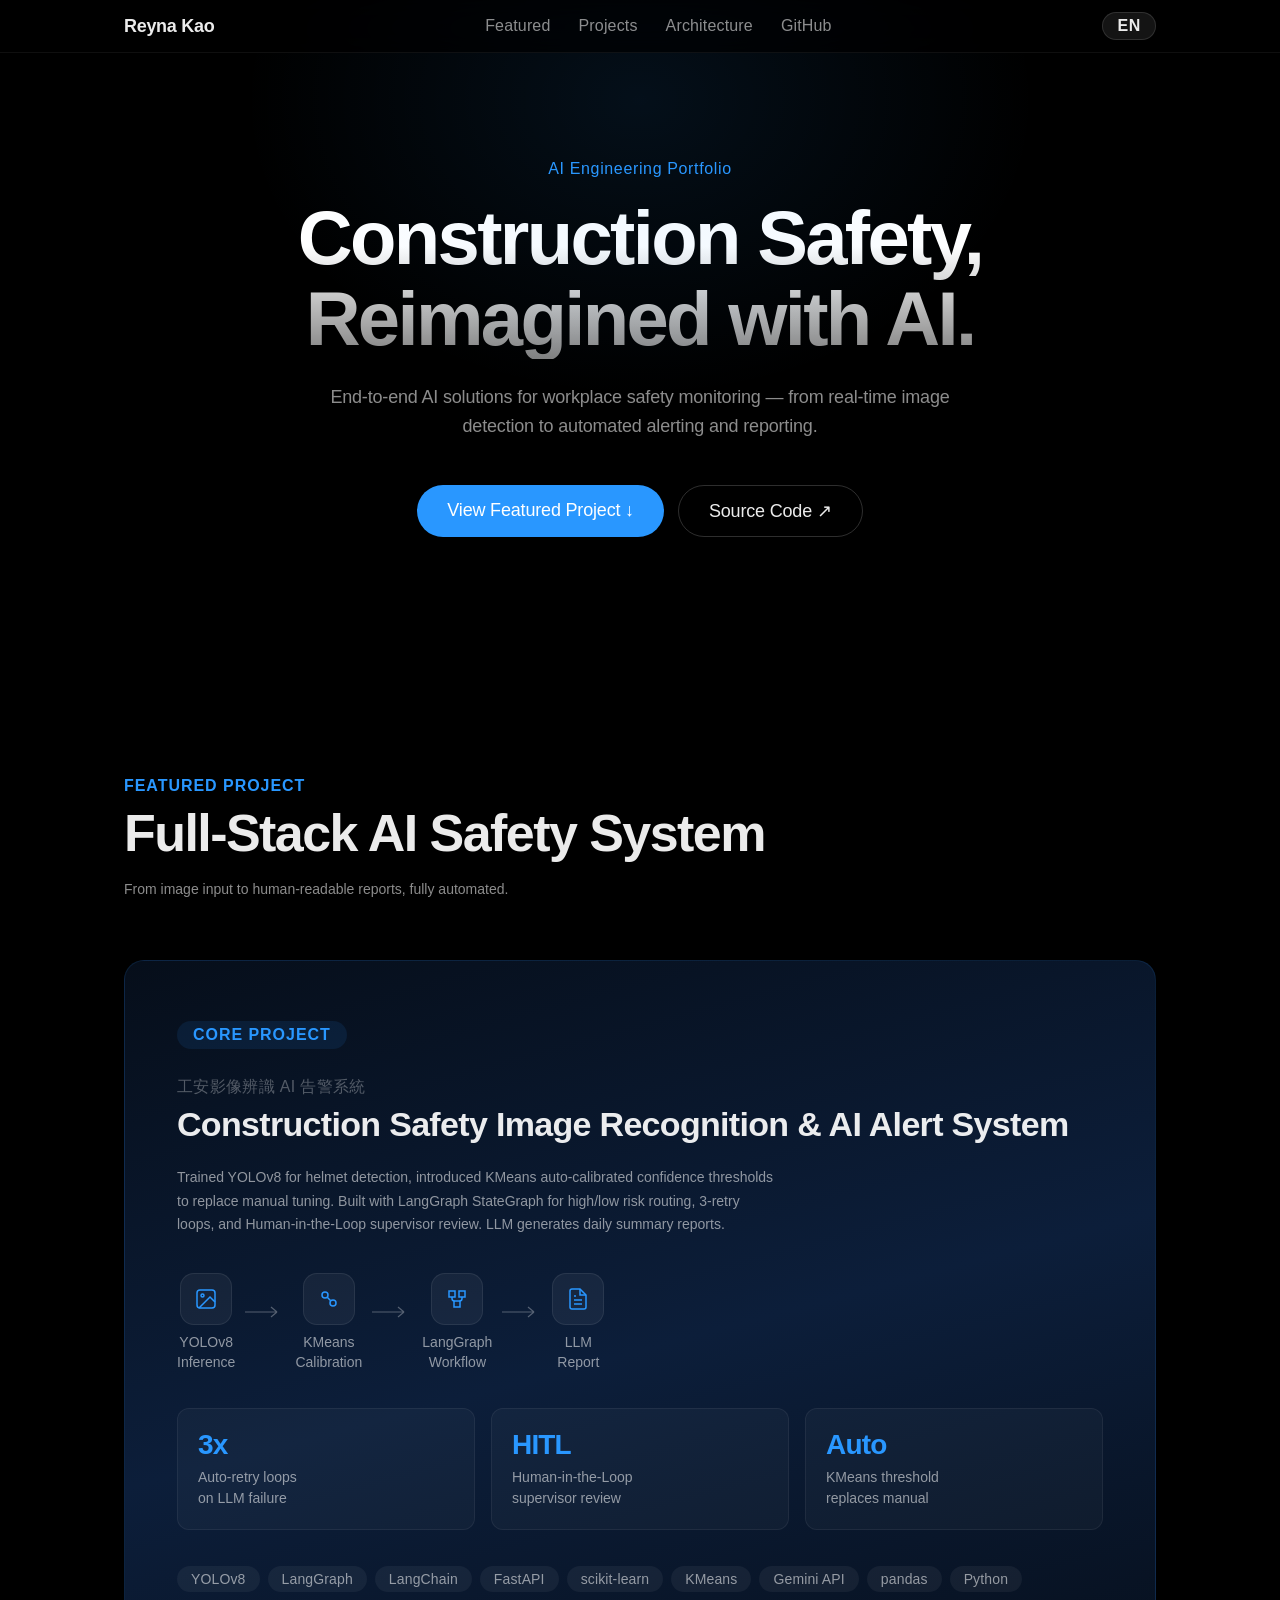
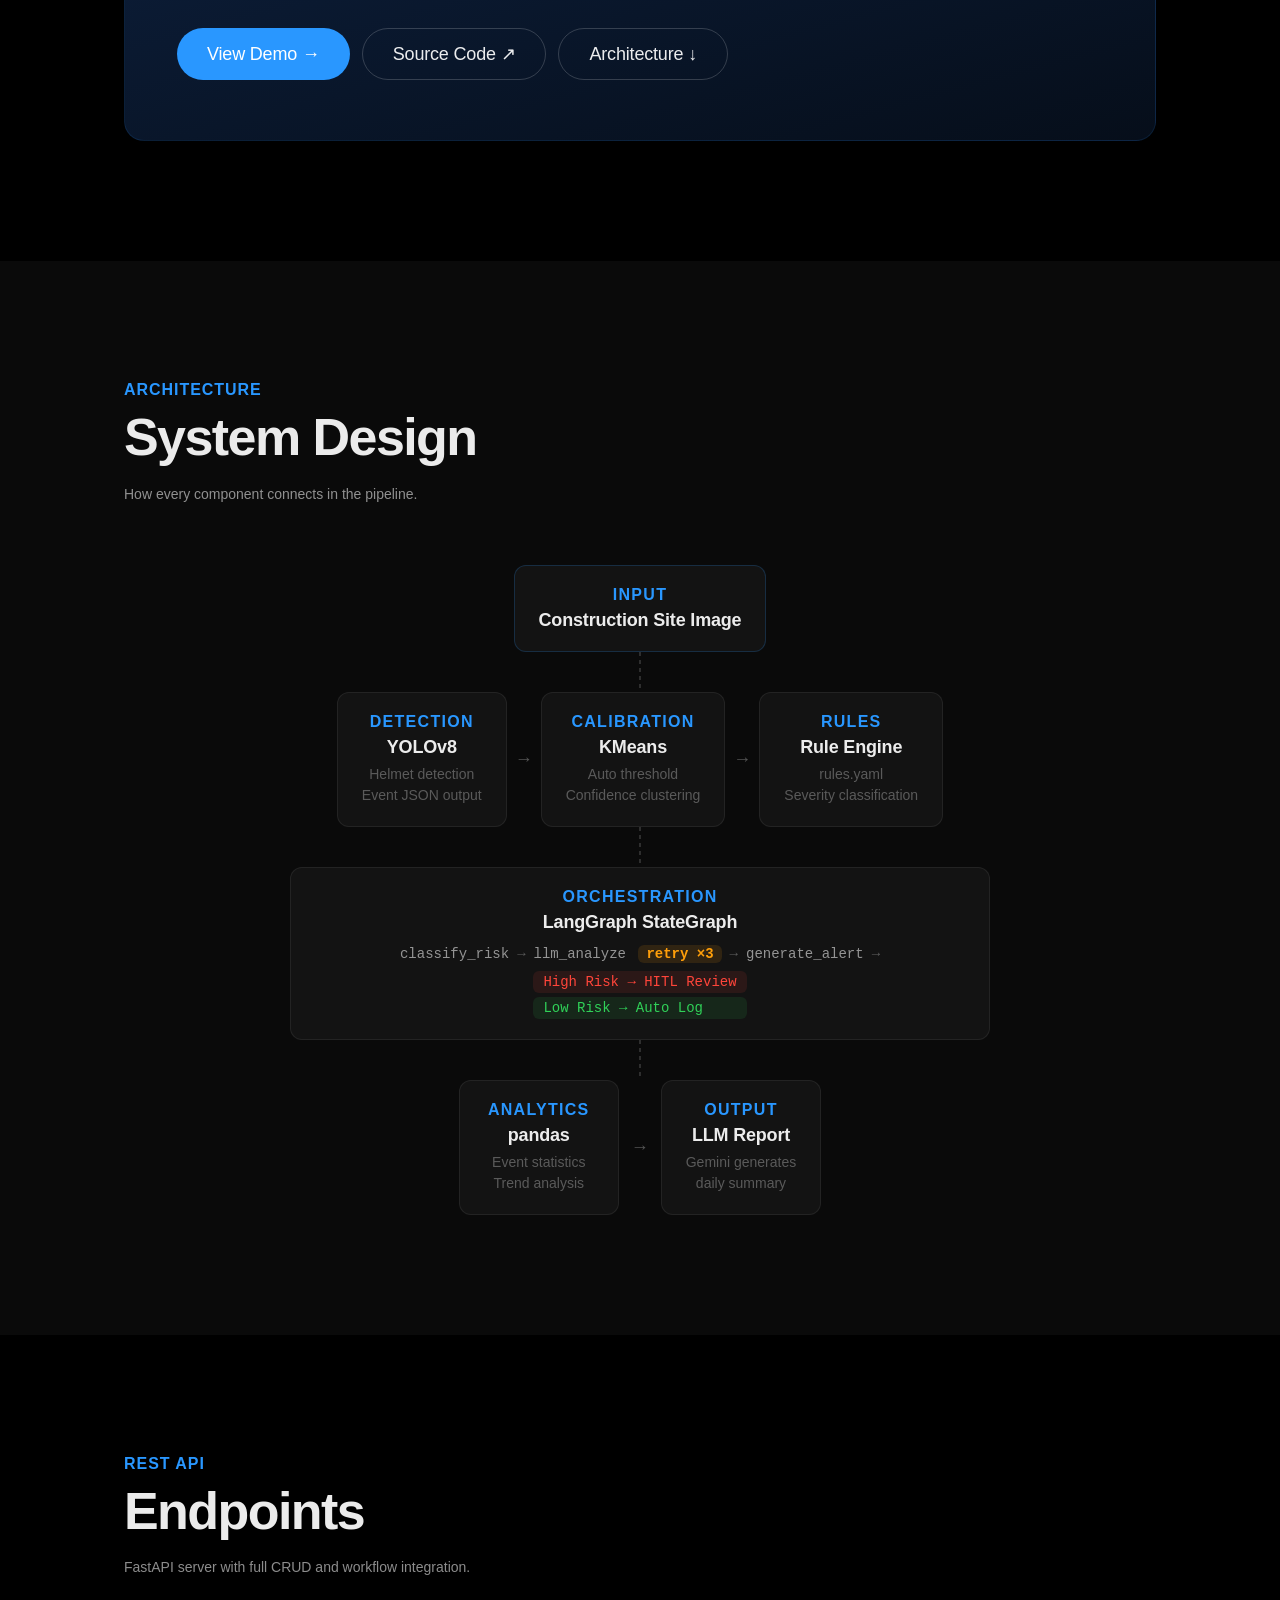
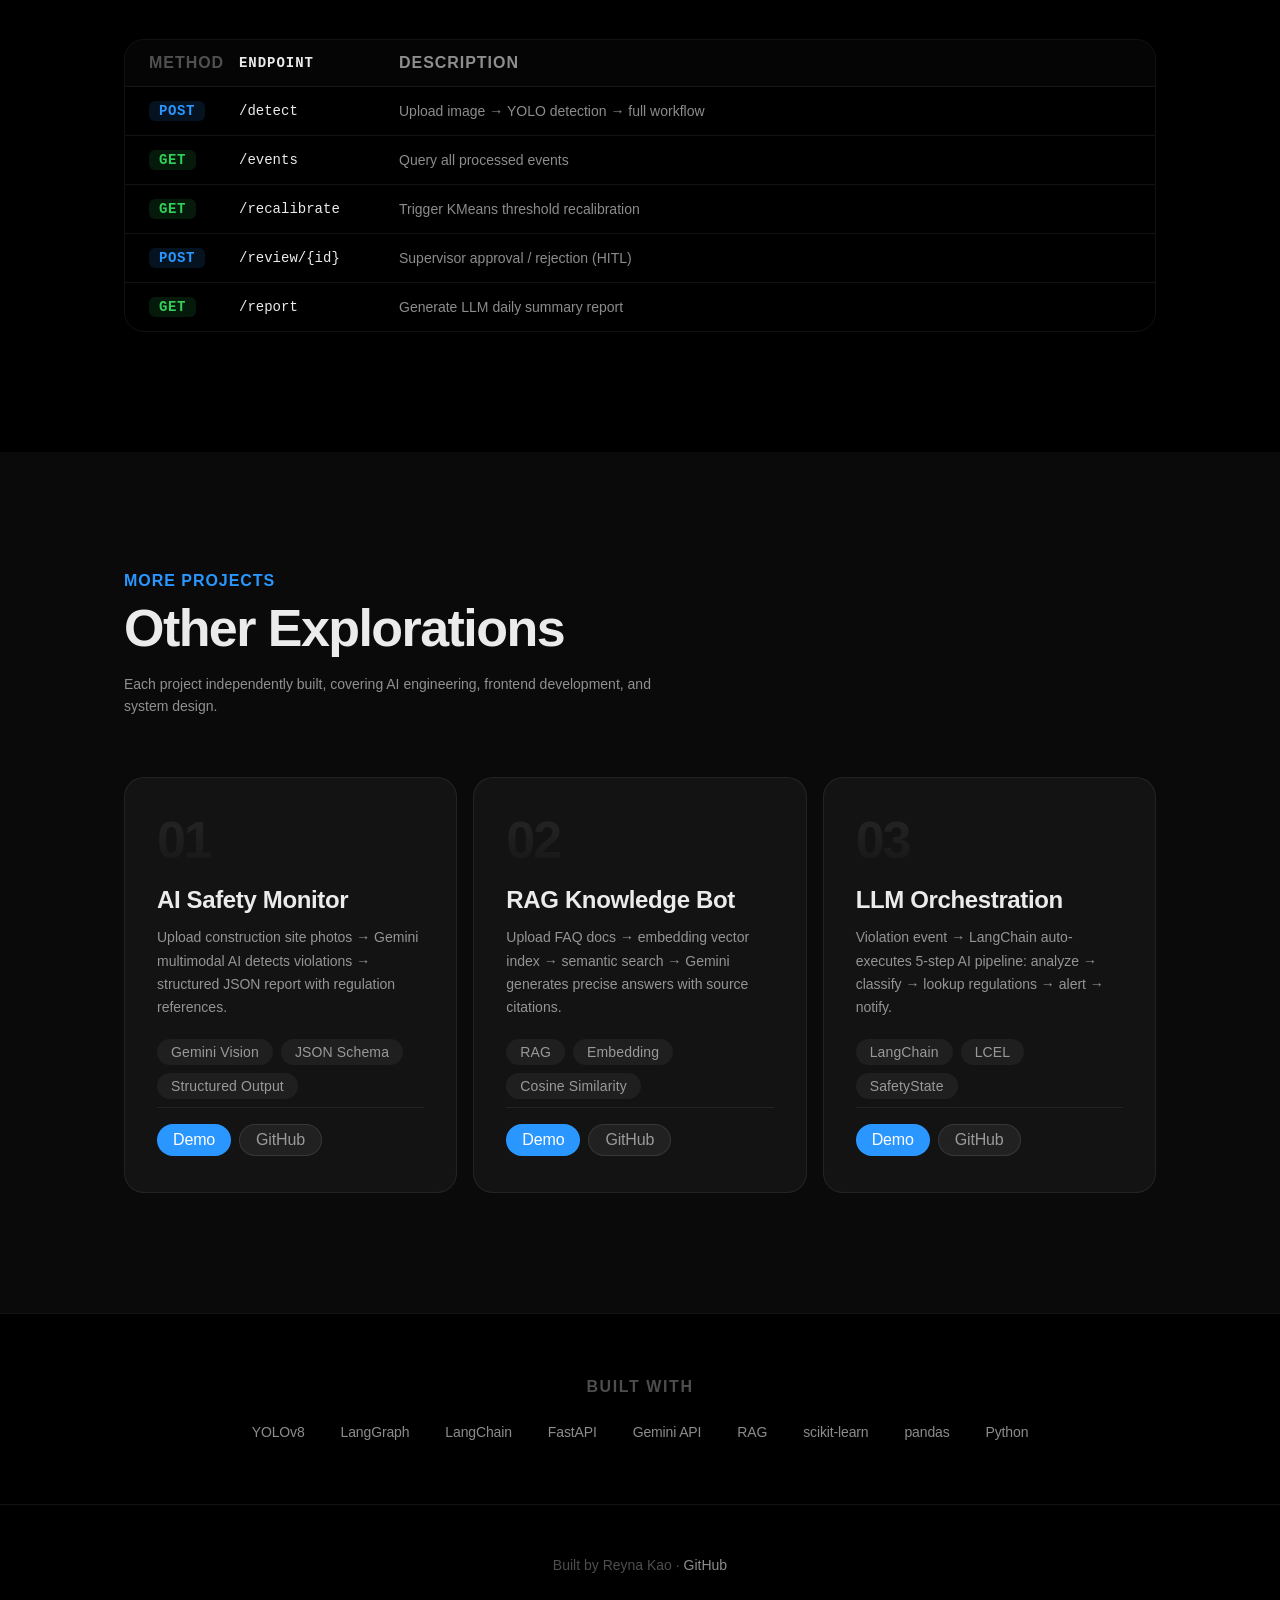
<file: index.html>
<!DOCTYPE html>
<html lang="zh-TW">
<head>
<meta charset="UTF-8">
<meta name="viewport" content="width=device-width, initial-scale=1.0">
<title>AI-Powered Construction Safety | Reyna Kao</title>
<meta name="description" content="End-to-end AI solutions for workplace safety — YOLOv8, LangGraph, KMeans, FastAPI">
<link rel="stylesheet" href="style.css">
</head>
<body>

<!-- Nav -->
<nav>
  <div class="nav-inner">
    <div class="logo">Reyna Kao</div>
    <div class="nav-links">
      <a href="#featured" data-en="Featured" data-zh="核心專案">Featured</a>
      <a href="#projects" data-en="Projects" data-zh="更多專案">Projects</a>
      <a href="#arch" data-en="Architecture" data-zh="架構設計">Architecture</a>
      <a href="https://github.com/ruinuo217/ai-safety" target="_blank">GitHub</a>
    </div>
    <div class="nav-right">
      <button class="lang-toggle" id="langToggle" aria-label="Switch language">EN</button>
      <button class="nav-toggle" aria-label="Menu">
        <span></span><span></span>
      </button>
    </div>
  </div>
</nav>

<!-- Hero -->
<section class="hero">
  <div class="hero-glow"></div>
  <div class="container">
    <p class="overline" data-en="AI Engineering Portfolio" data-zh="AI 工程作品集">AI Engineering Portfolio</p>
    <h1 data-en="Construction Safety,<br>Reimagined with AI." data-zh="AI 驅動的<br>智慧工安系統。">Construction Safety,<br>Reimagined with AI.</h1>
    <p class="subtitle" data-en="End-to-end AI solutions for workplace safety monitoring &mdash; from real-time image detection to automated alerting and reporting." data-zh="從即時影像偵測到自動告警與報告生成，端到端的 AI 工安監控解決方案。">
      End-to-end AI solutions for workplace safety monitoring &mdash;
      from real-time image detection to automated alerting and reporting.
    </p>
    <div class="cta-row">
      <a class="btn-filled" href="#featured" data-en="View Featured Project &darr;" data-zh="查看核心專案 &darr;">View Featured Project <span class="arrow-down">&darr;</span></a>
      <a class="btn-ghost" href="https://github.com/ruinuo217/ai-safety" target="_blank" data-en="Source Code &nearr;" data-zh="原始碼 &nearr;">Source Code <span class="arrow-ne">&nearr;</span></a>
    </div>
  </div>
</section>

<!-- Featured -->
<section class="section" id="featured">
  <div class="container">
    <p class="section-label" data-en="Featured Project" data-zh="核心專案">Featured Project</p>
    <h2 class="section-title" data-en="Full-Stack AI Safety System" data-zh="全端 AI 工安系統">Full-Stack AI Safety System</h2>
    <p class="section-sub" data-en="From image input to human-readable reports, fully automated." data-zh="從影像輸入到人類可讀報告，全程自動化。">
      From image input to human-readable reports, fully automated.
    </p>

    <div class="featured-card">
      <div class="featured-glow"></div>
      <span class="badge" data-en="Core Project" data-zh="核心專案">Core Project</span>
      <h3>
        <span class="title-zh" data-en="" data-zh="工安影像辨識 AI 告警系統">工安影像辨識 AI 告警系統</span>
        <span data-en="Construction Safety Image Recognition &amp; AI Alert System" data-zh="Construction Safety Image Recognition &amp; AI Alert System">Construction Safety Image Recognition &amp; AI Alert System</span>
      </h3>
      <p class="desc" data-en="Trained YOLOv8 for helmet detection, introduced KMeans auto-calibrated confidence thresholds to replace manual tuning. Built with LangGraph StateGraph for high/low risk routing, 3-retry loops, and Human-in-the-Loop supervisor review. LLM generates daily summary reports." data-zh="以 YOLOv8 訓練安全帽偵測模型，導入 KMeans 自動校準信心度門檻取代人工設定。以 LangGraph StateGraph 實作高低風險分流、3 次重試迴圈與 Human-in-the-Loop 主管審核，最終由 LLM 生成每日摘要報告。">
        Trained YOLOv8 for helmet detection, introduced KMeans auto-calibrated
        confidence thresholds to replace manual tuning. Built with LangGraph
        StateGraph for high/low risk routing, 3-retry loops, and
        Human-in-the-Loop supervisor review. LLM generates daily summary reports.
      </p>

      <!-- Pipeline flow -->
      <div class="pipeline">
        <div class="pipe-step">
          <div class="pipe-icon">
            <svg width="24" height="24" viewBox="0 0 24 24" fill="none" stroke="currentColor" stroke-width="1.5"><rect x="3" y="3" width="18" height="18" rx="3"/><circle cx="8.5" cy="8.5" r="1.5"/><path d="m21 15-5-5L5 21"/></svg>
          </div>
          <span class="pipe-label">YOLOv8<br>Inference</span>
        </div>
        <div class="pipe-connector">
          <svg width="40" height="12" viewBox="0 0 40 12"><path d="M0 6h32m0 0l-6-5m6 5l-6 5" stroke="currentColor" stroke-width="1.2" fill="none"/></svg>
        </div>
        <div class="pipe-step">
          <div class="pipe-icon">
            <svg width="24" height="24" viewBox="0 0 24 24" fill="none" stroke="currentColor" stroke-width="1.5"><circle cx="8" cy="8" r="3"/><circle cx="16" cy="16" r="3"/><path d="M10.5 10.5l3 3"/></svg>
          </div>
          <span class="pipe-label">KMeans<br>Calibration</span>
        </div>
        <div class="pipe-connector">
          <svg width="40" height="12" viewBox="0 0 40 12"><path d="M0 6h32m0 0l-6-5m6 5l-6 5" stroke="currentColor" stroke-width="1.2" fill="none"/></svg>
        </div>
        <div class="pipe-step">
          <div class="pipe-icon">
            <svg width="24" height="24" viewBox="0 0 24 24" fill="none" stroke="currentColor" stroke-width="1.5"><path d="M4 4h6v6H4zM14 4h6v6h-6zM9 14h6v6H9z"/><path d="M7 10v1.5A2.5 2.5 0 009.5 14M17 10v1.5a2.5 2.5 0 01-2.5 2.5"/></svg>
          </div>
          <span class="pipe-label">LangGraph<br>Workflow</span>
        </div>
        <div class="pipe-connector">
          <svg width="40" height="12" viewBox="0 0 40 12"><path d="M0 6h32m0 0l-6-5m6 5l-6 5" stroke="currentColor" stroke-width="1.2" fill="none"/></svg>
        </div>
        <div class="pipe-step">
          <div class="pipe-icon">
            <svg width="24" height="24" viewBox="0 0 24 24" fill="none" stroke="currentColor" stroke-width="1.5"><path d="M14 2H6a2 2 0 00-2 2v16a2 2 0 002 2h12a2 2 0 002-2V8z"/><path d="M14 2v6h6M16 13H8M16 17H8M10 9H8"/></svg>
          </div>
          <span class="pipe-label">LLM<br>Report</span>
        </div>
      </div>

      <!-- Feature highlights -->
      <div class="feature-grid">
        <div class="feature-item">
          <div class="feature-num">3x</div>
          <div class="feature-text" data-en="Auto-retry loops<br>on LLM failure" data-zh="LLM 失敗時<br>自動重試迴圈">Auto-retry loops<br>on LLM failure</div>
        </div>
        <div class="feature-item">
          <div class="feature-num">HITL</div>
          <div class="feature-text" data-en="Human-in-the-Loop<br>supervisor review" data-zh="Human-in-the-Loop<br>主管審核機制">Human-in-the-Loop<br>supervisor review</div>
        </div>
        <div class="feature-item">
          <div class="feature-num">Auto</div>
          <div class="feature-text" data-en="KMeans threshold<br>replaces manual" data-zh="KMeans 自動校準<br>取代人工設定">KMeans threshold<br>replaces manual</div>
        </div>
      </div>

      <div class="tags">
        <span class="tag">YOLOv8</span>
        <span class="tag">LangGraph</span>
        <span class="tag">LangChain</span>
        <span class="tag">FastAPI</span>
        <span class="tag">scikit-learn</span>
        <span class="tag">KMeans</span>
        <span class="tag">Gemini API</span>
        <span class="tag">pandas</span>
        <span class="tag">Python</span>
      </div>

      <div class="featured-actions">
        <a class="btn-filled" href="project_main/demo.html" data-en="View Demo &rarr;" data-zh="查看 Demo &rarr;">
          View Demo &rarr;
        </a>
        <a class="btn-ghost" href="https://github.com/ruinuo217/ai-safety/tree/main/project_main" target="_blank" data-en="Source Code &nearr;" data-zh="原始碼 &nearr;">
          Source Code &nearr;
        </a>
        <a class="btn-ghost" href="#arch" data-en="Architecture &darr;" data-zh="架構設計 &darr;">Architecture &darr;</a>
      </div>
    </div>
  </div>
</section>

<!-- Architecture -->
<section class="section section-dark" id="arch">
  <div class="container">
    <p class="section-label" data-en="Architecture" data-zh="架構設計">Architecture</p>
    <h2 class="section-title" data-en="System Design" data-zh="系統架構">System Design</h2>
    <p class="section-sub" data-en="How every component connects in the pipeline." data-zh="各元件在流水線中的串接方式。">How every component connects in the pipeline.</p>

    <div class="arch-diagram">
      <div class="arch-row">
        <div class="arch-box arch-input">
          <div class="arch-box-label">Input</div>
          <div class="arch-box-title" data-en="Construction Site Image" data-zh="工地現場影像">Construction Site Image</div>
        </div>
      </div>
      <div class="arch-arrow-down"><svg width="2" height="40"><line x1="1" y1="0" x2="1" y2="40" stroke="rgba(255,255,255,0.15)" stroke-width="2" stroke-dasharray="4,4"/></svg></div>
      <div class="arch-row arch-row-3">
        <div class="arch-box">
          <div class="arch-box-label">Detection</div>
          <div class="arch-box-title">YOLOv8</div>
          <div class="arch-box-desc" data-en="Helmet detection<br>Event JSON output" data-zh="安全帽偵測<br>Event JSON 輸出">Helmet detection<br>Event JSON output</div>
        </div>
        <div class="arch-connect">&rarr;</div>
        <div class="arch-box">
          <div class="arch-box-label" data-en="Calibration" data-zh="校準">Calibration</div>
          <div class="arch-box-title">KMeans</div>
          <div class="arch-box-desc" data-en="Auto threshold<br>Confidence clustering" data-zh="自動門檻校準<br>信心度分群">Auto threshold<br>Confidence clustering</div>
        </div>
        <div class="arch-connect">&rarr;</div>
        <div class="arch-box">
          <div class="arch-box-label" data-en="Rules" data-zh="規則">Rules</div>
          <div class="arch-box-title">Rule Engine</div>
          <div class="arch-box-desc" data-en="rules.yaml<br>Severity classification" data-zh="rules.yaml<br>嚴重程度分級">rules.yaml<br>Severity classification</div>
        </div>
      </div>
      <div class="arch-arrow-down"><svg width="2" height="40"><line x1="1" y1="0" x2="1" y2="40" stroke="rgba(255,255,255,0.15)" stroke-width="2" stroke-dasharray="4,4"/></svg></div>
      <div class="arch-row">
        <div class="arch-box arch-wide">
          <div class="arch-box-label">Orchestration</div>
          <div class="arch-box-title">LangGraph StateGraph</div>
          <div class="arch-flow-inner">
            <span>classify_risk</span>
            <span class="arch-flow-arrow">&rarr;</span>
            <span>llm_analyze <span class="retry-badge">retry &times;3</span></span>
            <span class="arch-flow-arrow">&rarr;</span>
            <span>generate_alert</span>
            <span class="arch-flow-arrow">&rarr;</span>
            <span class="arch-branch">
              <span class="branch-high">High Risk &rarr; HITL Review</span>
              <span class="branch-low">Low Risk &rarr; Auto Log</span>
            </span>
          </div>
        </div>
      </div>
      <div class="arch-arrow-down"><svg width="2" height="40"><line x1="1" y1="0" x2="1" y2="40" stroke="rgba(255,255,255,0.15)" stroke-width="2" stroke-dasharray="4,4"/></svg></div>
      <div class="arch-row arch-row-2">
        <div class="arch-box">
          <div class="arch-box-label">Analytics</div>
          <div class="arch-box-title">pandas</div>
          <div class="arch-box-desc" data-en="Event statistics<br>Trend analysis" data-zh="事件統計<br>趨勢分析">Event statistics<br>Trend analysis</div>
        </div>
        <div class="arch-connect">&rarr;</div>
        <div class="arch-box">
          <div class="arch-box-label" data-en="Output" data-zh="輸出">Output</div>
          <div class="arch-box-title">LLM Report</div>
          <div class="arch-box-desc" data-en="Gemini generates<br>daily summary" data-zh="Gemini 生成<br>每日摘要報告">Gemini generates<br>daily summary</div>
        </div>
      </div>
    </div>
  </div>
</section>

<!-- API Endpoints -->
<section class="section" id="api">
  <div class="container">
    <p class="section-label">REST API</p>
    <h2 class="section-title" data-en="Endpoints" data-zh="API 端點">Endpoints</h2>
    <p class="section-sub" data-en="FastAPI server with full CRUD and workflow integration." data-zh="FastAPI 伺服器，整合完整 CRUD 與工作流。">FastAPI server with full CRUD and workflow integration.</p>

    <div class="api-table">
      <div class="api-row api-header">
        <span class="api-method">Method</span>
        <span class="api-path">Endpoint</span>
        <span class="api-desc">Description</span>
      </div>
      <div class="api-row">
        <span class="api-method"><span class="method-badge post">POST</span></span>
        <span class="api-path">/detect</span>
        <span class="api-desc" data-en="Upload image &rarr; YOLO detection &rarr; full workflow" data-zh="上傳影像 &rarr; YOLO 偵測 &rarr; 完整工作流">Upload image &rarr; YOLO detection &rarr; full workflow</span>
      </div>
      <div class="api-row">
        <span class="api-method"><span class="method-badge get">GET</span></span>
        <span class="api-path">/events</span>
        <span class="api-desc" data-en="Query all processed events" data-zh="查詢所有已處理事件">Query all processed events</span>
      </div>
      <div class="api-row">
        <span class="api-method"><span class="method-badge get">GET</span></span>
        <span class="api-path">/recalibrate</span>
        <span class="api-desc" data-en="Trigger KMeans threshold recalibration" data-zh="觸發 KMeans 門檻重新校準">Trigger KMeans threshold recalibration</span>
      </div>
      <div class="api-row">
        <span class="api-method"><span class="method-badge post">POST</span></span>
        <span class="api-path">/review/{id}</span>
        <span class="api-desc" data-en="Supervisor approval / rejection (HITL)" data-zh="主管審核：核准 / 駁回 (HITL)">Supervisor approval / rejection (HITL)</span>
      </div>
      <div class="api-row">
        <span class="api-method"><span class="method-badge get">GET</span></span>
        <span class="api-path">/report</span>
        <span class="api-desc" data-en="Generate LLM daily summary report" data-zh="生成 LLM 每日摘要報告">Generate LLM daily summary report</span>
      </div>
    </div>
  </div>
</section>

<!-- Other Projects -->
<section class="section section-dark" id="projects">
  <div class="container">
    <p class="section-label" data-en="More Projects" data-zh="更多專案">More Projects</p>
    <h2 class="section-title" data-en="Other Explorations" data-zh="其他作品">Other Explorations</h2>
    <p class="section-sub" data-en="Each project independently built, covering AI engineering, frontend development, and system design." data-zh="每個專案均獨立完成，涵蓋 AI 工程、前端開發與系統設計。">
      Each project independently built, covering AI engineering,
      frontend development, and system design.
    </p>

    <div class="projects-grid">
      <div class="project-card">
        <div class="card-num">01</div>
        <h3 data-en="AI Safety Monitor" data-zh="AI 工安監控">AI Safety Monitor</h3>
        <p class="desc" data-en="Upload construction site photos &rarr; Gemini multimodal AI detects violations &rarr; structured JSON report with regulation references." data-zh="上傳工地照片 &rarr; Gemini 多模態 AI 偵測違規 &rarr; 結構化 JSON 報告 + 法規依據。">
          Upload construction site photos &rarr; Gemini multimodal AI detects
          violations &rarr; structured JSON report with regulation references.
        </p>
        <div class="tags">
          <span class="tag">Gemini Vision</span>
          <span class="tag">JSON Schema</span>
          <span class="tag">Structured Output</span>
        </div>
        <div class="card-footer">
          <div class="card-links">
            <a class="card-link" href="project_a_safety_monitor/demo.html" data-en="Demo" data-zh="Demo">Demo</a>
            <a class="card-link" href="https://github.com/ruinuo217/ai-safety/tree/main/project_a_safety_monitor" target="_blank">GitHub</a>
          </div>
        </div>
      </div>

      <div class="project-card">
        <div class="card-num">02</div>
        <h3 data-en="RAG Knowledge Bot" data-zh="RAG 智慧客服">RAG Knowledge Bot</h3>
        <p class="desc" data-en="Upload FAQ docs &rarr; embedding vector index &rarr; semantic search &rarr; Gemini generates precise answers with source citations." data-zh="上傳 FAQ 文件 &rarr; Embedding 向量索引 &rarr; 語意搜尋 &rarr; Gemini 生成精準回答，附引用來源。">
          Upload FAQ docs &rarr; embedding vector index &rarr; semantic search &rarr;
          Gemini generates precise answers with source citations.
        </p>
        <div class="tags">
          <span class="tag">RAG</span>
          <span class="tag">Embedding</span>
          <span class="tag">Cosine Similarity</span>
        </div>
        <div class="card-footer">
          <div class="card-links">
            <a class="card-link" href="project_b_rag_chatbot/demo.html">Demo</a>
            <a class="card-link" href="https://github.com/ruinuo217/ai-safety/tree/main/project_b_rag_chatbot" target="_blank">GitHub</a>
          </div>
        </div>
      </div>

      <div class="project-card">
        <div class="card-num">03</div>
        <h3 data-en="LLM Orchestration" data-zh="LLM 多步驟編排">LLM Orchestration</h3>
        <p class="desc" data-en="Violation event &rarr; LangChain auto-executes 5-step AI pipeline: analyze &rarr; classify &rarr; lookup regulations &rarr; alert &rarr; notify." data-zh="違規事件 &rarr; LangChain 自動執行 5 步 AI 流程：分析 &rarr; 分類 &rarr; 查法規 &rarr; 告警 &rarr; 通知判斷。">
          Violation event &rarr; LangChain auto-executes 5-step AI pipeline:
          analyze &rarr; classify &rarr; lookup regulations &rarr; alert &rarr; notify.
        </p>
        <div class="tags">
          <span class="tag">LangChain</span>
          <span class="tag">LCEL</span>
          <span class="tag">SafetyState</span>
        </div>
        <div class="card-footer">
          <div class="card-links">
            <a class="card-link" href="project_c_llm_orchestration/demo.html">Demo</a>
            <a class="card-link" href="https://github.com/ruinuo217/ai-safety/tree/main/project_c_llm_orchestration" target="_blank">GitHub</a>
          </div>
        </div>
      </div>
    </div>
  </div>
</section>

<!-- Tech Strip -->
<section class="tech-strip">
  <div class="container">
    <p class="strip-label" data-en="Built With" data-zh="技術棧">Built With</p>
    <div class="tech-list">
      <span>YOLOv8</span>
      <span>LangGraph</span>
      <span>LangChain</span>
      <span>FastAPI</span>
      <span>Gemini API</span>
      <span>RAG</span>
      <span>scikit-learn</span>
      <span>pandas</span>
      <span>Python</span>
    </div>
  </div>
</section>

<!-- Footer -->
<footer>
  <div class="container">
    <p>Built by Reyna Kao &middot; <a href="https://github.com/ruinuo217/ai-safety" target="_blank">GitHub</a></p>
  </div>
</footer>

<!-- Scripts -->
<script>
// Mobile nav
document.querySelector('.nav-toggle').addEventListener('click', function() {
  document.querySelector('.nav-links').classList.toggle('open');
  this.classList.toggle('active');
});

// i18n toggle
(function() {
  var lang = localStorage.getItem('lang') || 'en';
  var btn = document.getElementById('langToggle');

  function apply(l) {
    lang = l;
    localStorage.setItem('lang', l);
    btn.textContent = l === 'en' ? 'EN' : 'ZH';
    document.documentElement.lang = l === 'en' ? 'en' : 'zh-TW';
    document.querySelectorAll('[data-en]').forEach(function(el) {
      var text = el.getAttribute('data-' + l);
      if (text !== null && text !== '') el.innerHTML = text;
    });
  }

  btn.addEventListener('click', function() {
    apply(lang === 'en' ? 'zh' : 'en');
  });

  apply(lang);
})();
</script>

</body>
</html>
</file>
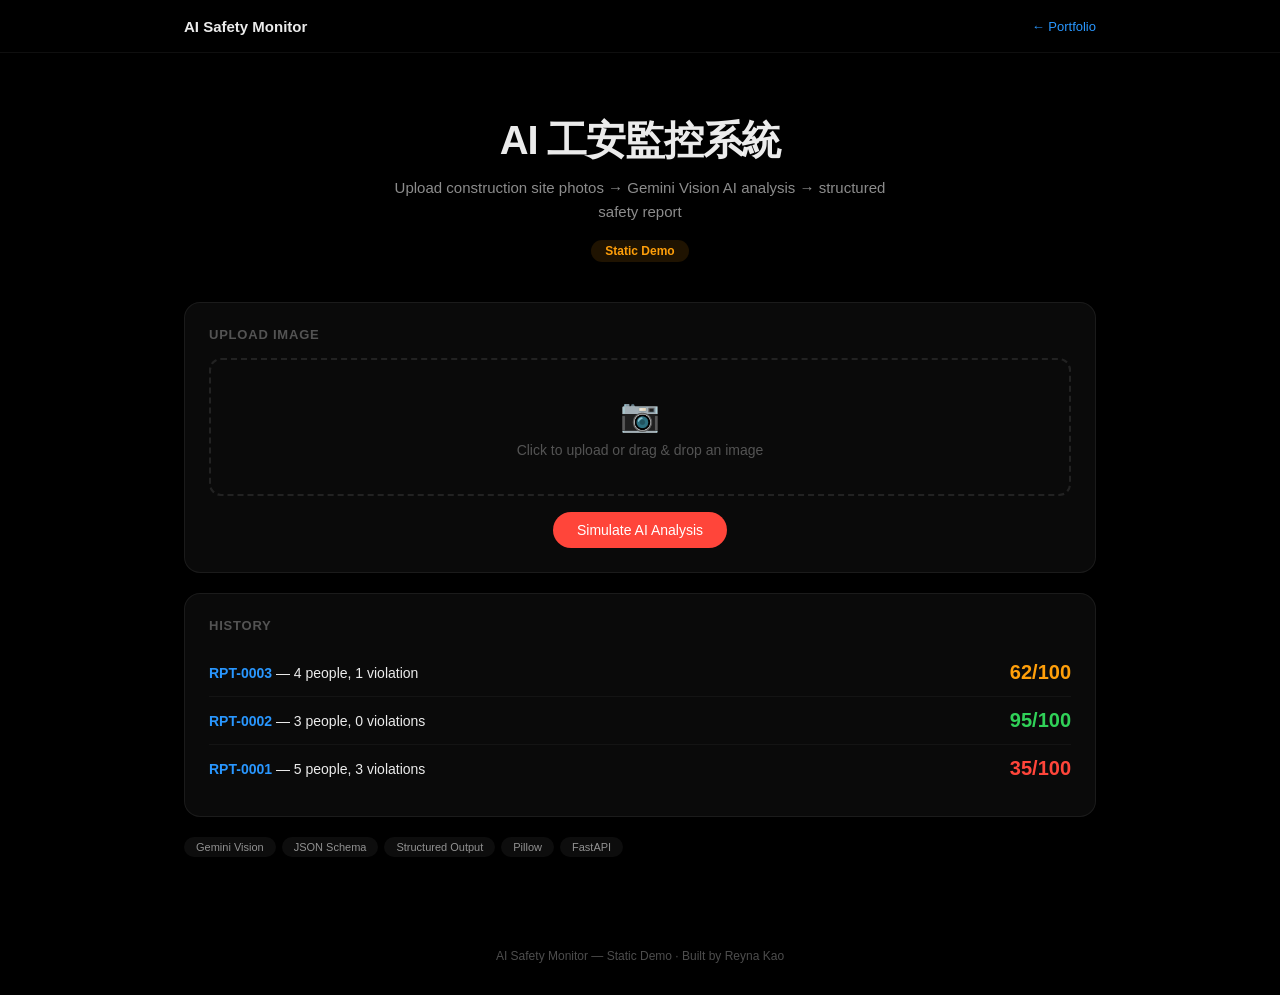
<file: project_a_safety_monitor/demo.html>
<!DOCTYPE html>
<html lang="zh-TW">
<head>
<meta charset="UTF-8">
<meta name="viewport" content="width=device-width, initial-scale=1.0">
<title>AI Safety Monitor | Demo</title>
<style>
*{margin:0;padding:0;box-sizing:border-box;}
:root{--bg:#000;--s:rgba(255,255,255,0.04);--b:rgba(255,255,255,0.07);--t1:rgba(255,255,255,0.92);--t2:rgba(255,255,255,0.55);--t3:rgba(255,255,255,0.3);--accent:#ff453a;--green:#30d158;--orange:#ff9f0a;--r:16px;--font:"SF Pro Display",-apple-system,"Segoe UI","Microsoft JhengHei",sans-serif;}
body{font-family:var(--font);background:var(--bg);color:var(--t1);min-height:100vh;-webkit-font-smoothing:antialiased;}

nav{position:sticky;top:0;z-index:10;background:rgba(0,0,0,0.72);backdrop-filter:saturate(180%) blur(20px);border-bottom:1px solid rgba(255,255,255,0.06);}
nav .inner{max-width:960px;margin:0 auto;padding:0 24px;height:52px;display:flex;align-items:center;justify-content:space-between;}
nav .logo{font-size:15px;font-weight:600;}
nav .back{font-size:13px;color:#2997ff;text-decoration:none;}

.hero{padding:60px 24px 40px;text-align:center;}
.hero h1{font-size:clamp(28px,5vw,40px);font-weight:700;letter-spacing:-0.03em;margin-bottom:8px;}
.hero p{color:var(--t2);font-size:15px;max-width:500px;margin:0 auto 16px;line-height:1.6;}
.demo-badge{display:inline-block;padding:4px 14px;border-radius:980px;background:rgba(255,159,10,0.12);color:var(--orange);font-size:12px;font-weight:600;}

.container{max-width:960px;margin:0 auto;padding:0 24px 60px;}
.card{background:var(--s);border:1px solid var(--b);border-radius:var(--r);padding:24px;margin-bottom:20px;}
.card h2{font-size:13px;font-weight:600;color:var(--t3);text-transform:uppercase;letter-spacing:0.06em;margin-bottom:16px;}

.upload-area{border:2px dashed rgba(255,255,255,0.1);border-radius:12px;padding:36px;text-align:center;cursor:pointer;transition:all 0.3s;margin-bottom:16px;}
.upload-area:hover{border-color:var(--accent);background:rgba(255,69,58,0.04);}
.upload-area .icon{font-size:32px;margin-bottom:8px;}
.upload-area p{color:var(--t3);font-size:14px;}

.btn{display:inline-block;padding:10px 24px;border-radius:980px;border:none;font-size:14px;font-weight:500;cursor:pointer;transition:all 0.2s;text-align:center;}
.btn-red{background:var(--accent);color:#fff;}
.btn-red:hover{filter:brightness(1.15);}

.alert{padding:14px 18px;border-radius:12px;font-size:14px;line-height:1.6;margin-bottom:16px;}
.alert-danger{background:rgba(255,69,58,0.1);border:1px solid rgba(255,69,58,0.2);color:#ff6961;}

.stat-row{display:grid;grid-template-columns:repeat(3,1fr);gap:12px;margin-bottom:20px;}
.stat{text-align:center;padding:16px;background:rgba(255,255,255,0.03);border-radius:12px;}
.stat .num{font-size:32px;font-weight:800;}
.stat .label{font-size:11px;color:var(--t3);margin-top:4px;}

.violation{padding:12px 16px;border-radius:10px;margin-bottom:8px;border-left:3px solid;font-size:14px;}
.v-high{background:rgba(255,69,58,0.08);border-color:var(--accent);}
.v-medium{background:rgba(255,159,10,0.08);border-color:var(--orange);}
.v-type{font-weight:600;margin-bottom:2px;}
.v-reg{font-size:12px;color:var(--t3);margin-top:4px;}

.history-item{padding:12px 0;border-bottom:1px solid rgba(255,255,255,0.04);display:flex;justify-content:space-between;align-items:center;font-size:14px;}
.history-item:last-child{border-bottom:none;}
.h-id{font-weight:600;color:#2997ff;}
.h-score{font-size:20px;font-weight:700;}

.tags{display:flex;gap:6px;flex-wrap:wrap;margin-top:20px;}
.tag{padding:4px 12px;border-radius:980px;font-size:11px;background:rgba(255,255,255,0.05);color:var(--t2);}
footer{text-align:center;padding:32px;font-size:12px;color:var(--t3);}
</style>
</head>
<body>

<nav><div class="inner"><div class="logo">AI Safety Monitor</div><a class="back" href="../index.html">&larr; Portfolio</a></div></nav>

<div class="hero">
  <h1>AI 工安監控系統</h1>
  <p>Upload construction site photos &rarr; Gemini Vision AI analysis &rarr; structured safety report</p>
  <span class="demo-badge">Static Demo</span>
</div>

<div class="container">

  <div class="card">
    <h2>Upload Image</h2>
    <div class="upload-area">
      <div class="icon">📷</div>
      <p>Click to upload or drag &amp; drop an image</p>
    </div>
    <div style="text-align:center;">
      <button class="btn btn-red" onclick="document.getElementById('result').style.display='block';this.textContent='Analysis Complete';">Simulate AI Analysis</button>
    </div>
  </div>

  <div id="result" style="display:none;">
    <div class="card">
      <h2>Report RPT-0001 &mdash; 2026-04-05 15:30:22</h2>

      <div class="alert alert-danger">
        工地 A 區偵測到多項違規：2 人未佩戴安全帽、1 人未穿反光背心，安全評分偏低，建議立即改善。
      </div>

      <div class="stat-row">
        <div class="stat"><div class="num" style="color:#2997ff;">5</div><div class="label">People Detected</div></div>
        <div class="stat"><div class="num" style="color:var(--accent);">3</div><div class="label">Violations</div></div>
        <div class="stat"><div class="num" style="color:var(--orange);">35</div><div class="label">Safety Score</div></div>
      </div>

      <h2>Violations</h2>
      <div class="violation v-high">
        <div class="v-type">[HIGH] no_helmet &mdash; A區鷹架平台</div>
        <div class="v-reg">職安法第 281 條：雇主應使勞工確實使用安全帽。罰鍰 3~30 萬元。</div>
      </div>
      <div class="violation v-high">
        <div class="v-type">[HIGH] no_helmet &mdash; A區地面層</div>
        <div class="v-reg">職安法第 281 條：雇主應使勞工確實使用安全帽。罰鍰 3~30 萬元。</div>
      </div>
      <div class="violation v-medium">
        <div class="v-type">[MEDIUM] no_vest &mdash; B區車輛通行道</div>
        <div class="v-reg">職安法第 277 條：有車輛通行區域應穿著反光背心。罰鍰 3~15 萬元。</div>
      </div>

      <p style="margin-top:16px;font-size:13px;color:var(--t3);">
        Scene: Construction site with scaffolding. Multiple workers observed, some without PPE.
      </p>
    </div>
  </div>

  <div class="card">
    <h2>History</h2>
    <div class="history-item"><div><span class="h-id">RPT-0003</span> &mdash; 4 people, 1 violation</div><div class="h-score" style="color:var(--orange);">62/100</div></div>
    <div class="history-item"><div><span class="h-id">RPT-0002</span> &mdash; 3 people, 0 violations</div><div class="h-score" style="color:var(--green);">95/100</div></div>
    <div class="history-item"><div><span class="h-id">RPT-0001</span> &mdash; 5 people, 3 violations</div><div class="h-score" style="color:var(--accent);">35/100</div></div>
  </div>

  <div class="tags">
    <span class="tag">Gemini Vision</span><span class="tag">JSON Schema</span><span class="tag">Structured Output</span><span class="tag">Pillow</span><span class="tag">FastAPI</span>
  </div>
</div>

<footer>AI Safety Monitor &mdash; Static Demo &middot; Built by Reyna Kao</footer>
</body>
</html>
</file>
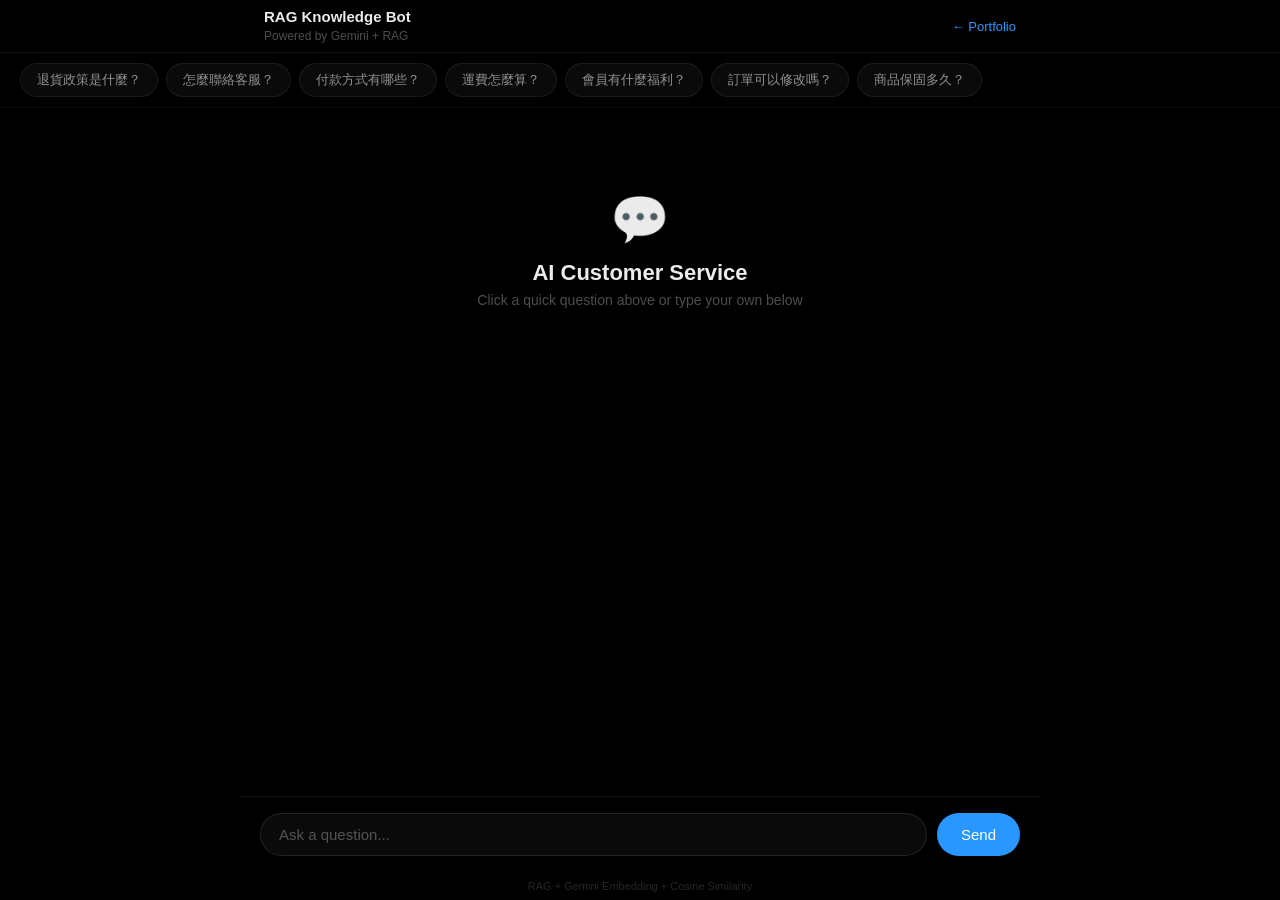
<file: project_b_rag_chatbot/demo.html>
<!DOCTYPE html>
<html lang="zh-TW">
<head>
<meta charset="UTF-8">
<meta name="viewport" content="width=device-width, initial-scale=1.0">
<title>RAG Knowledge Bot | Demo</title>
<style>
*{margin:0;padding:0;box-sizing:border-box;}
:root{--bg:#000;--s:rgba(255,255,255,0.04);--b:rgba(255,255,255,0.07);--t1:rgba(255,255,255,0.92);--t2:rgba(255,255,255,0.55);--t3:rgba(255,255,255,0.3);--accent:#2997ff;--green:#30d158;--r:16px;--font:"SF Pro Display",-apple-system,"Segoe UI","Microsoft JhengHei",sans-serif;}
body{font-family:var(--font);background:var(--bg);color:var(--t1);height:100vh;display:flex;flex-direction:column;-webkit-font-smoothing:antialiased;}

nav{background:rgba(0,0,0,0.72);backdrop-filter:saturate(180%) blur(20px);border-bottom:1px solid rgba(255,255,255,0.06);flex-shrink:0;}
nav .inner{max-width:800px;margin:0 auto;padding:0 24px;height:52px;display:flex;align-items:center;justify-content:space-between;}
nav .logo{font-size:15px;font-weight:600;}
nav .sub{font-size:12px;color:var(--t3);}
nav .back{font-size:13px;color:var(--accent);text-decoration:none;}

.quick-bar{padding:10px 20px;border-bottom:1px solid rgba(255,255,255,0.04);display:flex;gap:8px;overflow-x:auto;flex-shrink:0;}
.quick-bar::-webkit-scrollbar{height:0;}
.quick-btn{padding:7px 16px;background:var(--s);border:1px solid var(--b);border-radius:980px;font-size:13px;color:var(--t2);cursor:pointer;white-space:nowrap;transition:all 0.2s;flex-shrink:0;}
.quick-btn:hover{background:var(--accent);color:#fff;border-color:var(--accent);}

.chat-area{flex:1;overflow-y:auto;padding:24px;display:flex;flex-direction:column;gap:16px;max-width:800px;width:100%;margin:0 auto;}

.welcome{text-align:center;padding:60px 20px;}
.welcome .icon{font-size:48px;margin-bottom:12px;}
.welcome h2{font-size:22px;margin-bottom:6px;}
.welcome p{font-size:14px;color:var(--t3);}

.msg{max-width:80%;padding:14px 18px;border-radius:18px;line-height:1.7;font-size:15px;animation:fadeIn 0.3s ease;}
@keyframes fadeIn{from{opacity:0;transform:translateY(8px);}to{opacity:1;transform:translateY(0);}}
.msg.bot{align-self:flex-start;background:var(--s);border:1px solid var(--b);border-bottom-left-radius:4px;}
.msg.user{align-self:flex-end;background:var(--accent);color:#fff;border-bottom-right-radius:4px;}
.ref-section{margin-top:12px;padding-top:10px;border-top:1px solid rgba(255,255,255,0.06);}
.ref-title{font-size:11px;color:var(--t3);margin-bottom:6px;text-transform:uppercase;letter-spacing:0.05em;}
.ref-item{font-size:13px;color:var(--t2);padding:8px 12px;margin-top:4px;background:rgba(255,255,255,0.03);border-radius:8px;border-left:3px solid var(--accent);}

.typing{align-self:flex-start;color:var(--t3);font-size:14px;display:none;align-items:center;gap:6px;}
.typing .dot{width:6px;height:6px;background:var(--t3);border-radius:50%;animation:bounce 1.4s infinite ease-in-out;}
.typing .dot:nth-child(2){animation-delay:0.2s;}
.typing .dot:nth-child(3){animation-delay:0.4s;}
@keyframes bounce{0%,80%,100%{transform:scale(0);}40%{transform:scale(1);}}

.input-area{padding:16px 20px;border-top:1px solid rgba(255,255,255,0.06);display:flex;gap:10px;max-width:800px;width:100%;margin:0 auto;flex-shrink:0;}
.input-area input{flex:1;padding:12px 18px;border:1.5px solid rgba(255,255,255,0.1);border-radius:980px;font-size:15px;background:var(--s);color:var(--t1);outline:none;transition:border-color 0.2s;}
.input-area input:focus{border-color:var(--accent);}
.input-area input::placeholder{color:var(--t3);}
.input-area button{padding:12px 24px;background:var(--accent);color:#fff;border:none;border-radius:980px;font-size:15px;cursor:pointer;font-weight:500;transition:all 0.2s;}
.input-area button:hover{filter:brightness(1.15);}

.powered{text-align:center;padding:8px;font-size:11px;color:rgba(255,255,255,0.15);flex-shrink:0;}
</style>
</head>
<body>

<nav><div class="inner"><div><span class="logo">RAG Knowledge Bot</span><br><span class="sub">Powered by Gemini + RAG</span></div><a class="back" href="../index.html">&larr; Portfolio</a></div></nav>

<div class="quick-bar">
  <div class="quick-btn" onclick="ask(this)">退貨政策是什麼？</div>
  <div class="quick-btn" onclick="ask(this)">怎麼聯絡客服？</div>
  <div class="quick-btn" onclick="ask(this)">付款方式有哪些？</div>
  <div class="quick-btn" onclick="ask(this)">運費怎麼算？</div>
  <div class="quick-btn" onclick="ask(this)">會員有什麼福利？</div>
  <div class="quick-btn" onclick="ask(this)">訂單可以修改嗎？</div>
  <div class="quick-btn" onclick="ask(this)">商品保固多久？</div>
</div>

<div class="chat-area" id="chatArea">
  <div class="welcome" id="welcome">
    <div class="icon">💬</div>
    <h2>AI Customer Service</h2>
    <p>Click a quick question above or type your own below</p>
  </div>
  <div class="typing" id="typing"><span class="dot"></span><span class="dot"></span><span class="dot"></span>&nbsp;Searching knowledge base...</div>
</div>

<div class="input-area">
  <input type="text" id="input" placeholder="Ask a question..." onkeydown="if(event.key==='Enter')send()">
  <button onclick="send()">Send</button>
</div>
<div class="powered">RAG + Gemini Embedding + Cosine Similarity</div>

<script>
var answers = {
  "退貨政策是什麼？": {a:"根據我們的退貨政策，商品在收到後 7 天內可申請退貨，需保持商品完整包裝。生鮮食品及個人衛生用品不適用退貨。退款將在收到退回商品後 3-5 個工作天內處理。",s:["Q: 退貨政策是什麼？\nA: 商品收到後7天內可退貨，需保持完整包裝...","Q: 退款多久到帳？\nA: 收到退回商品後3-5個工作天..."]},
  "怎麼聯絡客服？": {a:"您可以透過以下方式聯絡客服：\n1. 線上客服：週一至週五 9:00-18:00\n2. 客服信箱：support@example.com\n3. 客服專線：02-1234-5678\n\n週末及假日僅提供信箱服務，將於下個工作日回覆。",s:["Q: 客服聯絡方式？\nA: 線上客服、信箱、電話三種管道..."]},
  "付款方式有哪些？": {a:"目前支援以下付款方式：\n• 信用卡（Visa / Mastercard / JCB）\n• ATM 轉帳\n• 超商代碼繳費\n• LINE Pay\n• Apple Pay\n\n信用卡支援分期付款（3/6/12期），滿 $3,000 即可使用。",s:["Q: 付款方式？\nA: 信用卡、ATM、超商代碼、LINE Pay、Apple Pay..."]},
  "運費怎麼算？": {a:"運費計算方式如下：\n• 一般宅配：$80（滿 $1,500 免運）\n• 超商取貨：$60（滿 $1,000 免運）\n• 離島地區：加收 $50\n\n大型商品（如家具）另計運費，會在商品頁標示。",s:["Q: 運費標準？\nA: 宅配$80、超商$60，滿額免運..."]},
  "會員有什麼福利？": {a:"會員專屬福利包含：\n• 註冊即贈 100 點購物金\n• 生日當月 9 折優惠\n• 會員專屬促銷活動\n• 累積消費升等（銀/金/鑽石）\n• 鑽石會員享免運及優先出貨",s:["Q: 會員福利？\nA: 購物金、生日優惠、專屬活動、會員升等..."]},
  "訂單可以修改嗎？": {a:"訂單送出後，在「準備出貨」狀態前可修改地址及數量。若已進入出貨流程則無法修改，建議收到商品後申請退換貨。\n\n修改方式：登入會員 → 我的訂單 → 點擊「修改」按鈕。",s:["Q: 訂單修改？\nA: 出貨前可修改，出貨後需走退換貨流程..."]},
  "商品保固多久？": {a:"保固期間依商品類別而異：\n• 3C 電子產品：1 年原廠保固\n• 家電產品：2 年保固\n• 配件週邊：6 個月保固\n\n保固期內非人為損壞可免費維修或更換，需保留購買證明。",s:["Q: 保固期多長？\nA: 3C一年、家電兩年、配件六個月..."]}
};

function addMsg(text, type, sources) {
  document.getElementById('welcome').style.display='none';
  var d = document.createElement('div');
  d.className = 'msg ' + type;
  var html = text.replace(/\n/g,'<br>');
  if (sources && sources.length) {
    html += '<div class="ref-section"><div class="ref-title">References</div>';
    sources.forEach(function(s) { html += '<div class="ref-item">' + s.split('\n')[0] + '</div>'; });
    html += '</div>';
  }
  d.innerHTML = html;
  var area = document.getElementById('chatArea');
  area.insertBefore(d, document.getElementById('typing'));
  area.scrollTop = area.scrollHeight;
}

function ask(el) { document.getElementById('input').value = el.textContent; send(); }

function send() {
  var input = document.getElementById('input');
  var text = input.value.trim();
  if (!text) return;
  addMsg(text, 'user');
  input.value = '';
  var typing = document.getElementById('typing');
  typing.style.display = 'flex';
  var ans = answers[text];
  setTimeout(function() {
    typing.style.display = 'none';
    if (ans) { addMsg(ans.a, 'bot', ans.s); }
    else { addMsg('根據知識庫搜尋結果，目前沒有找到與「' + text + '」完全匹配的資料。建議您嘗試上方的快速問題，或聯繫人工客服。', 'bot'); }
  }, 800 + Math.random() * 600);
}
</script>
</body>
</html>
</file>
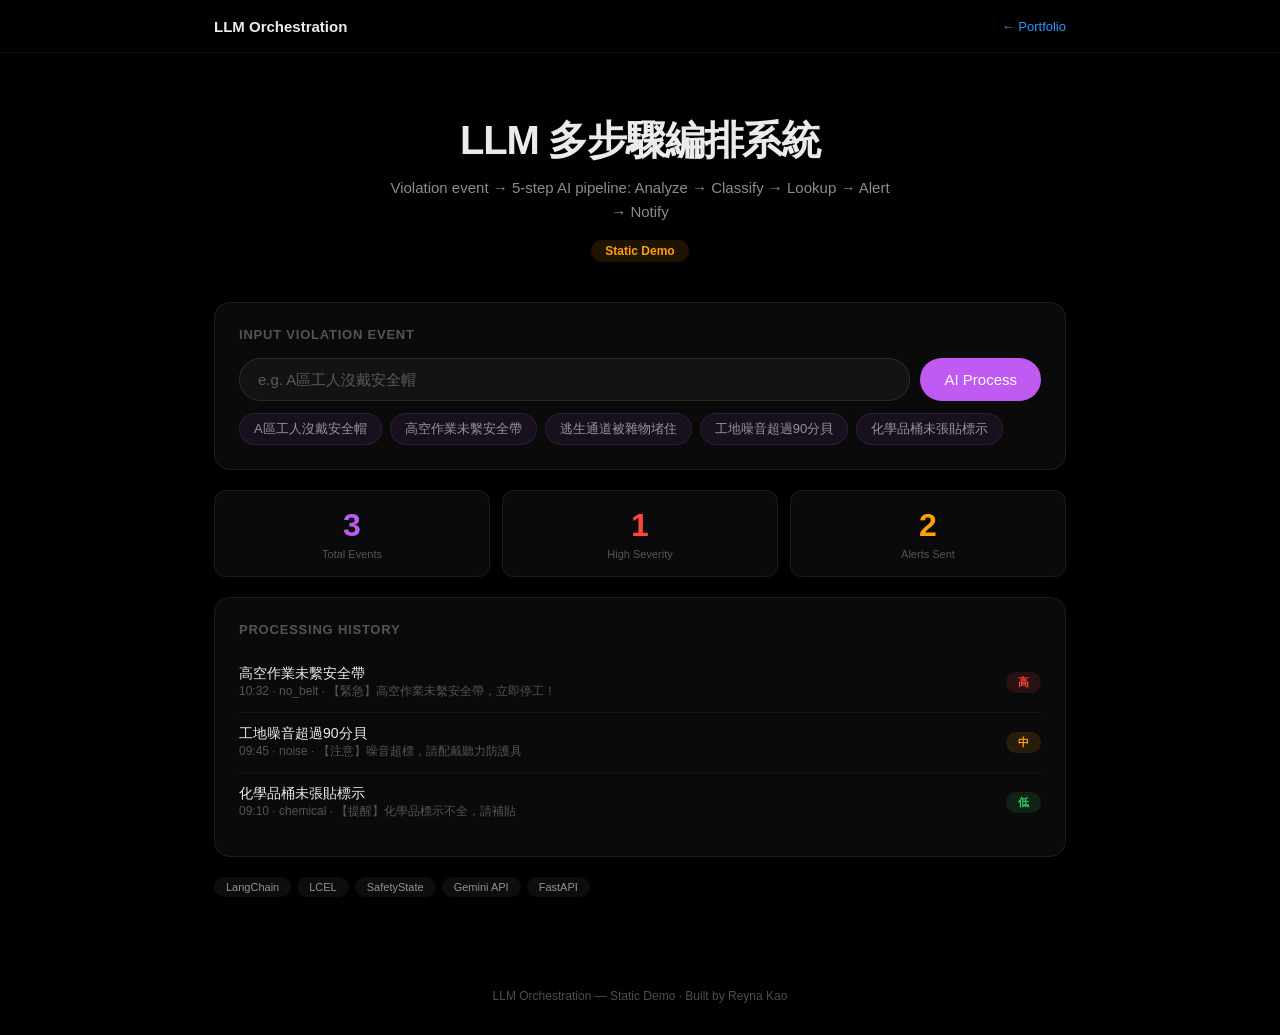
<file: project_c_llm_orchestration/demo.html>
<!DOCTYPE html>
<html lang="zh-TW">
<head>
<meta charset="UTF-8">
<meta name="viewport" content="width=device-width, initial-scale=1.0">
<title>LLM Orchestration | Demo</title>
<style>
*{margin:0;padding:0;box-sizing:border-box;}
:root{--bg:#000;--s:rgba(255,255,255,0.04);--b:rgba(255,255,255,0.07);--t1:rgba(255,255,255,0.92);--t2:rgba(255,255,255,0.55);--t3:rgba(255,255,255,0.3);--accent:#bf5af2;--blue:#2997ff;--green:#30d158;--red:#ff453a;--orange:#ff9f0a;--r:16px;--font:"SF Pro Display",-apple-system,"Segoe UI","Microsoft JhengHei",sans-serif;--mono:"SF Mono","Cascadia Code",monospace;}
body{font-family:var(--font);background:var(--bg);color:var(--t1);min-height:100vh;-webkit-font-smoothing:antialiased;}

nav{position:sticky;top:0;z-index:10;background:rgba(0,0,0,0.72);backdrop-filter:saturate(180%) blur(20px);border-bottom:1px solid rgba(255,255,255,0.06);}
nav .inner{max-width:900px;margin:0 auto;padding:0 24px;height:52px;display:flex;align-items:center;justify-content:space-between;}
nav .logo{font-size:15px;font-weight:600;}
nav .back{font-size:13px;color:var(--blue);text-decoration:none;}

.hero{padding:60px 24px 40px;text-align:center;}
.hero h1{font-size:clamp(28px,5vw,40px);font-weight:700;letter-spacing:-0.03em;margin-bottom:8px;}
.hero p{color:var(--t2);font-size:15px;max-width:500px;margin:0 auto 16px;line-height:1.6;}
.demo-badge{display:inline-block;padding:4px 14px;border-radius:980px;background:rgba(255,159,10,0.12);color:var(--orange);font-size:12px;font-weight:600;}

.container{max-width:900px;margin:0 auto;padding:0 24px 60px;}
.card{background:var(--s);border:1px solid var(--b);border-radius:var(--r);padding:24px;margin-bottom:20px;}
.card h2{font-size:13px;font-weight:600;color:var(--t3);text-transform:uppercase;letter-spacing:0.06em;margin-bottom:16px;}

.input-row{display:flex;gap:10px;margin-bottom:12px;}
.input-row input{flex:1;padding:12px 18px;border:1.5px solid rgba(255,255,255,0.1);border-radius:980px;font-size:15px;background:var(--s);color:var(--t1);outline:none;}
.input-row input:focus{border-color:var(--accent);}
.input-row input::placeholder{color:var(--t3);}
.input-row button{padding:12px 24px;background:var(--accent);color:#fff;border:none;border-radius:980px;font-size:15px;cursor:pointer;font-weight:500;white-space:nowrap;transition:all 0.2s;}
.input-row button:hover{filter:brightness(1.15);}

.quick-row{display:flex;gap:8px;flex-wrap:wrap;}
.quick-item{padding:6px 14px;background:rgba(191,90,242,0.08);border:1px solid rgba(191,90,242,0.15);border-radius:980px;font-size:13px;color:var(--t2);cursor:pointer;transition:all 0.2s;}
.quick-item:hover{background:var(--accent);color:#fff;border-color:var(--accent);}

.stat-row{display:flex;gap:12px;margin-bottom:20px;}
.stat-box{flex:1;background:var(--s);border:1px solid var(--b);border-radius:12px;padding:16px;text-align:center;}
.stat-box .num{font-size:32px;font-weight:800;}
.stat-box .label{font-size:11px;color:var(--t3);margin-top:4px;}

#pipeline{display:none;}

.step{display:flex;align-items:flex-start;gap:14px;margin-bottom:4px;animation:fadeIn 0.4s ease both;}
@keyframes fadeIn{from{opacity:0;transform:translateY(10px);}to{opacity:1;transform:translateY(0);}}
.step-num{width:32px;height:32px;background:var(--accent);color:#fff;border-radius:50%;display:flex;align-items:center;justify-content:center;font-size:14px;font-weight:600;flex-shrink:0;}
.step-content{flex:1;}
.step-name{font-size:12px;color:var(--t3);text-transform:uppercase;letter-spacing:0.04em;}
.step-result{margin-top:4px;padding:10px 14px;background:rgba(191,90,242,0.06);border-radius:10px;font-size:14px;border-left:3px solid var(--accent);line-height:1.5;}
.step-arrow{width:32px;text-align:center;color:rgba(255,255,255,0.1);font-size:18px;margin-bottom:4px;}

.final-box{padding:16px;border-radius:12px;margin-top:16px;font-size:14px;line-height:1.6;}
.final-high{background:rgba(255,69,58,0.08);border:1px solid rgba(255,69,58,0.15);color:#ff6961;}
.final-low{background:rgba(48,209,88,0.08);border:1px solid rgba(48,209,88,0.15);color:#86efac;}

.history-item{padding:12px 0;border-bottom:1px solid rgba(255,255,255,0.04);display:flex;justify-content:space-between;align-items:center;font-size:14px;}
.history-item:last-child{border-bottom:none;}
.sev{padding:3px 12px;border-radius:980px;font-size:11px;font-weight:600;}
.sev-h{background:rgba(255,69,58,0.12);color:var(--red);}
.sev-m{background:rgba(255,159,10,0.12);color:var(--orange);}
.sev-l{background:rgba(48,209,88,0.12);color:var(--green);}

.tags{display:flex;gap:6px;flex-wrap:wrap;margin-top:20px;}
.tag{padding:4px 12px;border-radius:980px;font-size:11px;background:rgba(255,255,255,0.05);color:var(--t2);}
footer{text-align:center;padding:32px;font-size:12px;color:var(--t3);}
</style>
</head>
<body>

<nav><div class="inner"><div class="logo">LLM Orchestration</div><a class="back" href="../index.html">&larr; Portfolio</a></div></nav>

<div class="hero">
  <h1>LLM 多步驟編排系統</h1>
  <p>Violation event &rarr; 5-step AI pipeline: Analyze &rarr; Classify &rarr; Lookup &rarr; Alert &rarr; Notify</p>
  <span class="demo-badge">Static Demo</span>
</div>

<div class="container">

  <div class="card">
    <h2>Input Violation Event</h2>
    <div class="input-row">
      <input type="text" id="violationInput" placeholder="e.g. A區工人沒戴安全帽">
      <button onclick="runPipeline()">AI Process</button>
    </div>
    <div class="quick-row">
      <div class="quick-item" onclick="fill(this)">A區工人沒戴安全帽</div>
      <div class="quick-item" onclick="fill(this)">高空作業未繫安全帶</div>
      <div class="quick-item" onclick="fill(this)">逃生通道被雜物堵住</div>
      <div class="quick-item" onclick="fill(this)">工地噪音超過90分貝</div>
      <div class="quick-item" onclick="fill(this)">化學品桶未張貼標示</div>
    </div>
  </div>

  <div class="stat-row">
    <div class="stat-box"><div class="num" style="color:var(--accent);" id="totalStat">3</div><div class="label">Total Events</div></div>
    <div class="stat-box"><div class="num" style="color:var(--red);" id="highStat">1</div><div class="label">High Severity</div></div>
    <div class="stat-box"><div class="num" style="color:var(--orange);" id="alertStat">2</div><div class="label">Alerts Sent</div></div>
  </div>

  <div id="pipeline" class="card">
    <h2 id="pipelineTitle">Processing...</h2>
    <div id="stepsArea"></div>
    <div id="finalResult"></div>
  </div>

  <div class="card">
    <h2>Processing History</h2>
    <div id="historyArea">
      <div class="history-item"><div><div>高空作業未繫安全帶</div><div style="font-size:12px;color:var(--t3);">10:32 &middot; no_belt &middot; 【緊急】高空作業未繫安全帶，立即停工！</div></div><span class="sev sev-h">高</span></div>
      <div class="history-item"><div><div>工地噪音超過90分貝</div><div style="font-size:12px;color:var(--t3);">09:45 &middot; noise &middot; 【注意】噪音超標，請配戴聽力防護具</div></div><span class="sev sev-m">中</span></div>
      <div class="history-item"><div><div>化學品桶未張貼標示</div><div style="font-size:12px;color:var(--t3);">09:10 &middot; chemical &middot; 【提醒】化學品標示不全，請補貼</div></div><span class="sev sev-l">低</span></div>
    </div>
  </div>

  <div class="tags">
    <span class="tag">LangChain</span><span class="tag">LCEL</span><span class="tag">SafetyState</span><span class="tag">Gemini API</span><span class="tag">FastAPI</span>
  </div>
</div>

<footer>LLM Orchestration &mdash; Static Demo &middot; Built by Reyna Kao</footer>

<script>
var scenarios = {
  "A區工人沒戴安全帽": {sev:"高",type:"no_helmet",reg:"職安法第281條：雇主應使勞工確實使用安全帽。罰鍰3~30萬元。",alert:"【緊急】A區工人未戴安全帽，立即要求佩戴！",notify:"是"},
  "高空作業未繫安全帶": {sev:"高",type:"no_belt",reg:"職安法第225條：2公尺以上作業應使用安全帶。罰鍰3~30萬元。",alert:"【緊急】高空作業未繫安全帶，立即停工！",notify:"是"},
  "逃生通道被雜物堵住": {sev:"中",type:"blocked_exit",reg:"建築技術規則第97條：緊急出口應保持暢通。",alert:"【注意】逃生通道堵塞，請立即清除",notify:"否"},
  "工地噪音超過90分貝": {sev:"中",type:"noise",reg:"職安法第300條：噪音超標應提供聽力防護。",alert:"【注意】噪音超標，請配戴聽力防護具",notify:"否"},
  "化學品桶未張貼標示": {sev:"低",type:"chemical",reg:"危化標示規則第5條：危險化學品應張貼標示。",alert:"【提醒】化學品標示不全，請補貼",notify:"否"}
};
var count = 3;

function fill(el) { document.getElementById('violationInput').value = el.textContent; }

function runPipeline() {
  var text = document.getElementById('violationInput').value.trim();
  if (!text) return;
  var data = scenarios[text] || {sev:"中",type:"other",reg:"請查閱職業安全衛生法相關條文。",alert:"【注意】偵測到違規事件，請查核處理。",notify:"否"};

  count++;
  document.getElementById('totalStat').textContent = count;
  if (data.sev === '高') document.getElementById('highStat').textContent = parseInt(document.getElementById('highStat').textContent) + 1;
  document.getElementById('alertStat').textContent = parseInt(document.getElementById('alertStat').textContent) + 1;

  var pipe = document.getElementById('pipeline');
  pipe.style.display = 'block';
  document.getElementById('pipelineTitle').textContent = 'Pipeline: ' + text;
  var area = document.getElementById('stepsArea');
  area.innerHTML = '';
  document.getElementById('finalResult').innerHTML = '';

  var steps = [
    {name:"Analyze Severity",result:data.sev},
    {name:"Classify Type",result:data.type},
    {name:"Lookup Regulation",result:data.reg},
    {name:"Generate Alert",result:data.alert},
    {name:"Notify Supervisor?",result:data.notify}
  ];

  steps.forEach(function(s, i) {
    setTimeout(function() {
      if (i > 0) { var arrow = document.createElement('div'); arrow.className='step-arrow'; arrow.textContent='↓'; area.appendChild(arrow); }
      var div = document.createElement('div');
      div.className = 'step';
      div.style.animationDelay = '0s';
      div.innerHTML = '<div class="step-num">' + (i+1) + '</div><div class="step-content"><div class="step-name">Step ' + (i+1) + ': ' + s.name + '</div><div class="step-result">' + s.result + '</div></div>';
      area.appendChild(div);
      pipe.scrollIntoView({behavior:'smooth', block:'end'});

      if (i === steps.length - 1) {
        setTimeout(function() {
          var cls = data.sev === '高' ? 'final-high' : 'final-low';
          document.getElementById('finalResult').innerHTML = '<div class="final-box ' + cls + '">Alert: ' + data.alert + '<br>Notify supervisor: ' + data.notify + '</div>';
        }, 300);
      }
    }, i * 500);
  });

  // Add to history
  var sevCls = data.sev === '高' ? 'sev-h' : data.sev === '中' ? 'sev-m' : 'sev-l';
  var now = new Date();
  var time = now.getHours() + ':' + String(now.getMinutes()).padStart(2,'0');
  var histItem = document.createElement('div');
  histItem.className = 'history-item';
  histItem.innerHTML = '<div><div>' + text + '</div><div style="font-size:12px;color:var(--t3);">' + time + ' &middot; ' + data.type + ' &middot; ' + data.alert + '</div></div><span class="sev ' + sevCls + '">' + data.sev + '</span>';
  var hist = document.getElementById('historyArea');
  hist.insertBefore(histItem, hist.firstChild);

  document.getElementById('violationInput').value = '';
}
</script>
</body>
</html>
</file>
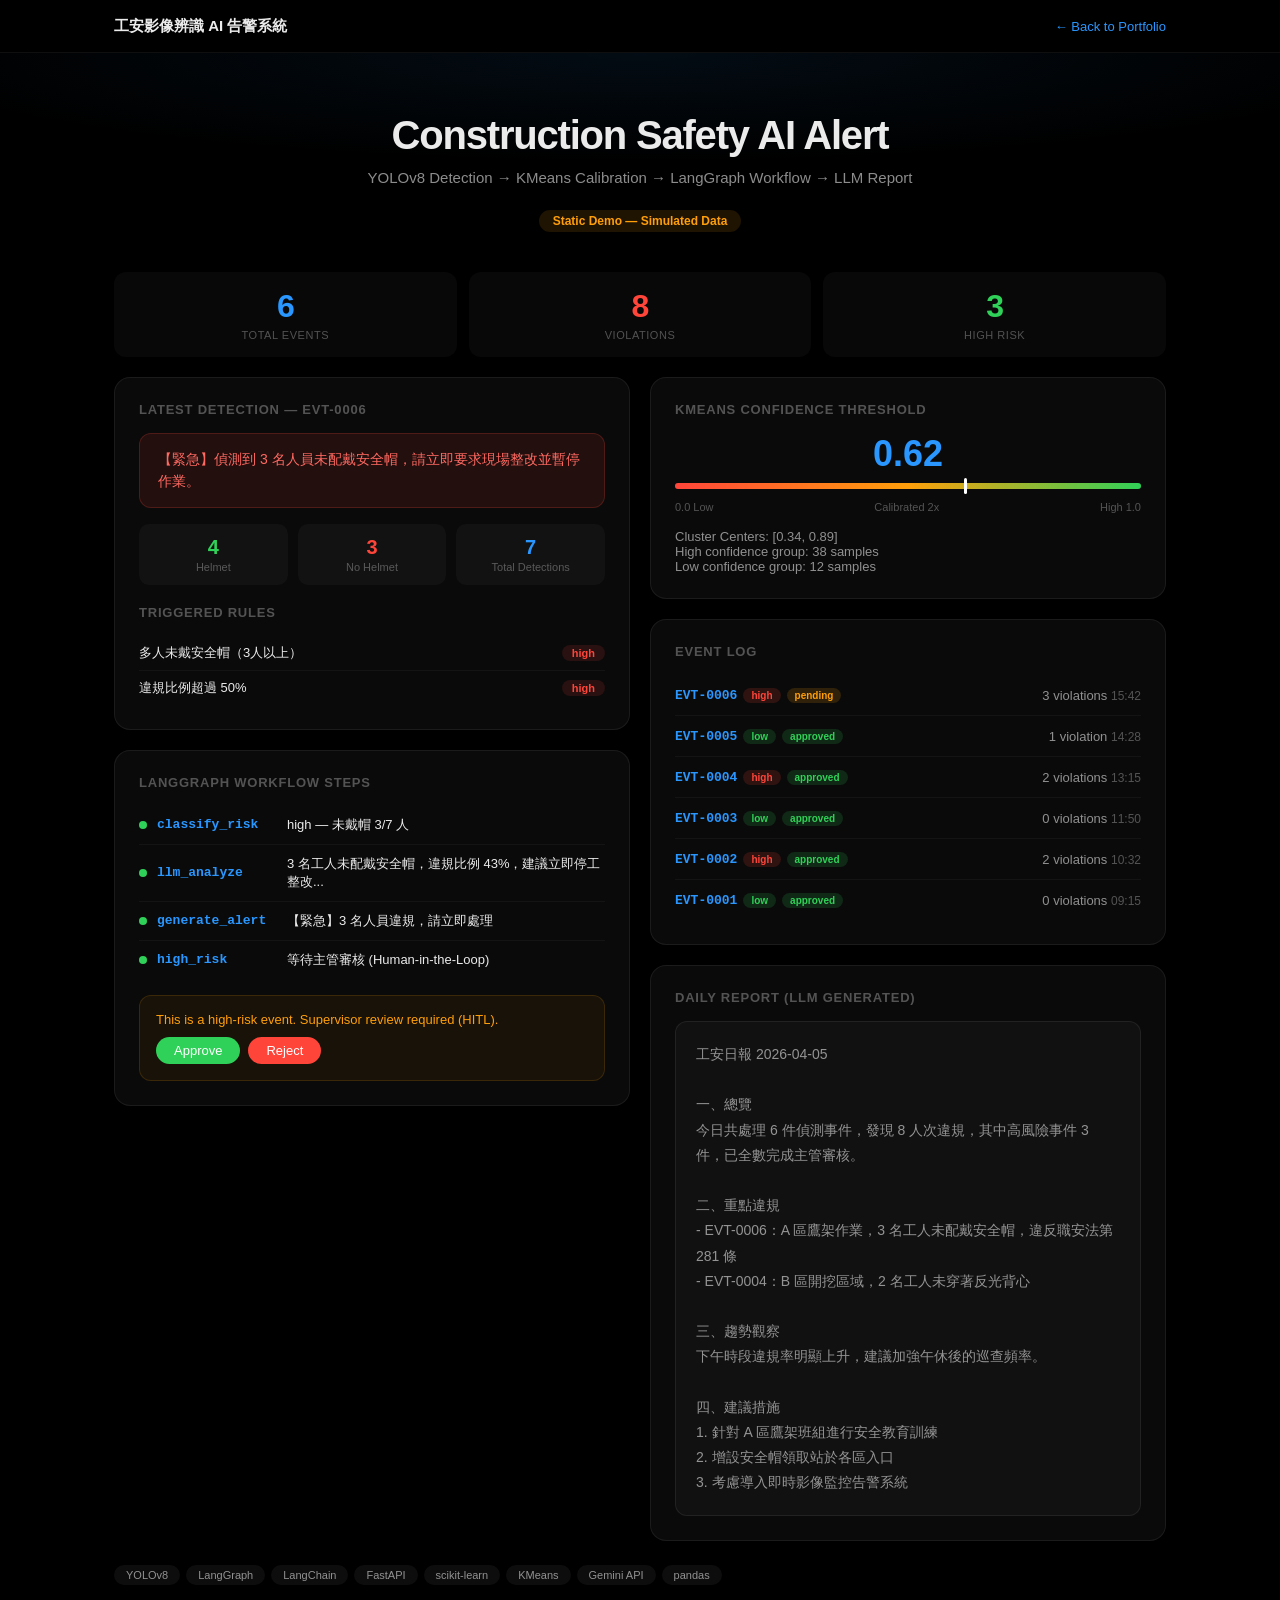
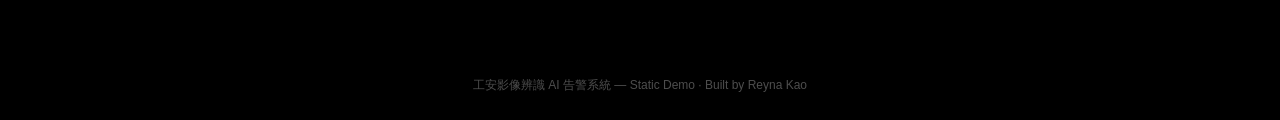
<file: project_main/demo.html>
<!DOCTYPE html>
<html lang="zh-TW">
<head>
<meta charset="UTF-8">
<meta name="viewport" content="width=device-width, initial-scale=1.0">
<title>工安影像辨識 AI 告警系統 | Demo</title>
<style>
*{margin:0;padding:0;box-sizing:border-box;}
:root{--bg:#000;--s:rgba(255,255,255,0.04);--sh:rgba(255,255,255,0.07);--b:rgba(255,255,255,0.07);--t1:rgba(255,255,255,0.92);--t2:rgba(255,255,255,0.55);--t3:rgba(255,255,255,0.3);--accent:#2997ff;--green:#30d158;--red:#ff453a;--orange:#ff9f0a;--r:16px;--font:"SF Pro Display",-apple-system,"Segoe UI","Microsoft JhengHei",sans-serif;--mono:"SF Mono","Cascadia Code",monospace;}
body{font-family:var(--font);background:var(--bg);color:var(--t1);min-height:100vh;-webkit-font-smoothing:antialiased;}

nav{position:sticky;top:0;z-index:10;background:rgba(0,0,0,0.72);backdrop-filter:saturate(180%) blur(20px);-webkit-backdrop-filter:saturate(180%) blur(20px);border-bottom:1px solid rgba(255,255,255,0.06);}
nav .inner{max-width:1100px;margin:0 auto;padding:0 24px;height:52px;display:flex;align-items:center;justify-content:space-between;}
nav .logo{font-size:15px;font-weight:600;}
nav .back{font-size:13px;color:var(--accent);text-decoration:none;}
nav .back:hover{text-decoration:underline;}

.hero{padding:60px 24px 40px;text-align:center;background:radial-gradient(ellipse 60% 50% at 50% 0%,rgba(41,151,255,0.08),transparent);}
.hero h1{font-size:clamp(28px,5vw,40px);font-weight:700;letter-spacing:-0.03em;margin-bottom:8px;}
.hero p{color:var(--t2);font-size:15px;max-width:600px;margin:0 auto 20px;line-height:1.6;}
.demo-badge{display:inline-block;padding:4px 14px;border-radius:980px;background:rgba(255,159,10,0.12);color:var(--orange);font-size:12px;font-weight:600;}

.container{max-width:1100px;margin:0 auto;padding:0 24px 60px;}
.grid{display:grid;grid-template-columns:1fr 1fr;gap:20px;margin-bottom:24px;}
@media(max-width:768px){.grid{grid-template-columns:1fr;}}

.card{background:var(--s);border:1px solid var(--b);border-radius:var(--r);padding:24px;}
.card h2{font-size:13px;font-weight:600;color:var(--t3);text-transform:uppercase;letter-spacing:0.06em;margin-bottom:16px;}

.stat-row{display:grid;grid-template-columns:repeat(3,1fr);gap:12px;margin-bottom:20px;}
.stat{text-align:center;padding:16px;background:rgba(255,255,255,0.03);border-radius:12px;}
.stat .num{font-size:32px;font-weight:800;letter-spacing:-0.03em;}
.stat .label{font-size:11px;color:var(--t3);margin-top:4px;text-transform:uppercase;letter-spacing:0.05em;}
.num-blue{color:var(--accent);}
.num-red{color:var(--red);}
.num-green{color:var(--green);}

.threshold-val{text-align:center;font-size:36px;font-weight:800;color:var(--accent);margin:8px 0;}
.threshold-bar{height:6px;background:rgba(255,255,255,0.06);border-radius:3px;position:relative;margin:8px 0 12px;}
.threshold-fill{height:100%;border-radius:3px;background:linear-gradient(90deg,var(--red),var(--orange),var(--green));}
.threshold-mark{position:absolute;top:-5px;width:3px;height:16px;background:#fff;border-radius:2px;}
.threshold-labels{display:flex;justify-content:space-between;font-size:11px;color:var(--t3);}

.alert-box{padding:14px 18px;border-radius:12px;font-size:14px;line-height:1.6;margin-bottom:16px;}
.alert-high{background:rgba(255,69,58,0.1);border:1px solid rgba(255,69,58,0.2);color:#ff6961;}
.alert-low{background:rgba(48,209,88,0.1);border:1px solid rgba(48,209,88,0.2);color:#86efac;}

.detect-grid{display:grid;grid-template-columns:repeat(3,1fr);gap:10px;margin-bottom:16px;}
.detect-item{padding:12px;background:rgba(255,255,255,0.03);border-radius:10px;text-align:center;}
.detect-item .d-label{font-size:20px;font-weight:700;}
.detect-item .d-sub{font-size:11px;color:var(--t3);margin-top:2px;}

.rule-item{padding:8px 0;border-bottom:1px solid rgba(255,255,255,0.04);font-size:13px;display:flex;justify-content:space-between;align-items:center;}
.rule-item:last-child{border-bottom:none;}
.sev-badge{padding:2px 10px;border-radius:8px;font-size:11px;font-weight:600;}
.sev-high{background:rgba(255,69,58,0.12);color:var(--red);}
.sev-medium{background:rgba(255,159,10,0.12);color:var(--orange);}

.steps{list-style:none;}
.steps li{padding:10px 0;border-bottom:1px solid rgba(255,255,255,0.04);font-size:13px;display:flex;align-items:center;gap:10px;}
.steps li:last-child{border-bottom:none;}
.step-dot{width:8px;height:8px;border-radius:50%;background:var(--green);flex-shrink:0;}
.step-node{font-family:var(--mono);font-weight:600;color:var(--accent);min-width:120px;}

.event-list{max-height:400px;overflow-y:auto;}
.event-item{padding:12px 0;border-bottom:1px solid rgba(255,255,255,0.04);display:flex;justify-content:space-between;align-items:center;font-size:13px;}
.event-item:last-child{border-bottom:none;}
.evt-id{color:var(--accent);font-weight:600;font-family:var(--mono);}
.evt-time{color:var(--t3);font-size:12px;}
.badge-sm{padding:2px 8px;border-radius:8px;font-size:10px;font-weight:600;margin-left:6px;}
.badge-high{background:rgba(255,69,58,0.15);color:var(--red);}
.badge-low{background:rgba(48,209,88,0.15);color:var(--green);}
.badge-pending{background:rgba(255,159,10,0.15);color:var(--orange);}
.badge-approved{background:rgba(48,209,88,0.15);color:var(--green);}

.review-box{padding:16px;background:rgba(255,159,10,0.06);border:1px solid rgba(255,159,10,0.15);border-radius:12px;margin-top:16px;}
.review-box p{font-size:13px;color:var(--orange);margin-bottom:10px;}
.review-btns{display:flex;gap:8px;}
.btn-sm{padding:6px 18px;border-radius:980px;border:none;font-size:13px;font-weight:500;cursor:pointer;transition:all 0.2s;}
.btn-approve{background:var(--green);color:#fff;}
.btn-reject{background:var(--red);color:#fff;}
.btn-approve:hover,.btn-reject:hover{transform:scale(1.04);}

.report-text{background:rgba(255,255,255,0.03);border:1px solid var(--b);border-radius:12px;padding:20px;font-size:14px;line-height:1.8;color:var(--t2);white-space:pre-wrap;margin-top:12px;}

.tags{display:flex;gap:6px;flex-wrap:wrap;margin-top:20px;}
.tag{padding:4px 12px;border-radius:980px;font-size:11px;background:rgba(255,255,255,0.05);color:var(--t2);}

footer{text-align:center;padding:32px;font-size:12px;color:var(--t3);}
</style>
</head>
<body>

<nav>
  <div class="inner">
    <div class="logo">工安影像辨識 AI 告警系統</div>
    <a class="back" href="../index.html">&larr; Back to Portfolio</a>
  </div>
</nav>

<div class="hero">
  <h1>Construction Safety AI Alert</h1>
  <p>YOLOv8 Detection &rarr; KMeans Calibration &rarr; LangGraph Workflow &rarr; LLM Report</p>
  <span class="demo-badge">Static Demo &mdash; Simulated Data</span>
</div>

<div class="container">

  <!-- Stats -->
  <div class="stat-row">
    <div class="stat"><div class="num num-blue">6</div><div class="label">Total Events</div></div>
    <div class="stat"><div class="num num-red">8</div><div class="label">Violations</div></div>
    <div class="stat"><div class="num num-green">3</div><div class="label">High Risk</div></div>
  </div>

  <div class="grid">
    <!-- Left: Detection result -->
    <div>
      <div class="card" style="margin-bottom:20px;">
        <h2>Latest Detection &mdash; EVT-0006</h2>
        <div class="alert-box alert-high">
          【緊急】偵測到 3 名人員未配戴安全帽，請立即要求現場整改並暫停作業。
        </div>
        <div class="detect-grid">
          <div class="detect-item"><div class="d-label num-green">4</div><div class="d-sub">Helmet</div></div>
          <div class="detect-item"><div class="d-label num-red">3</div><div class="d-sub">No Helmet</div></div>
          <div class="detect-item"><div class="d-label num-blue">7</div><div class="d-sub">Total Detections</div></div>
        </div>

        <h2 style="margin-top:20px;">Triggered Rules</h2>
        <div class="rule-item"><span>多人未戴安全帽（3人以上）</span><span class="sev-badge sev-high">high</span></div>
        <div class="rule-item"><span>違規比例超過 50%</span><span class="sev-badge sev-high">high</span></div>
      </div>

      <div class="card">
        <h2>LangGraph Workflow Steps</h2>
        <ul class="steps">
          <li><span class="step-dot"></span><span class="step-node">classify_risk</span> high &mdash; 未戴帽 3/7 人</li>
          <li><span class="step-dot"></span><span class="step-node">llm_analyze</span> 3 名工人未配戴安全帽，違規比例 43%，建議立即停工整改...</li>
          <li><span class="step-dot"></span><span class="step-node">generate_alert</span> 【緊急】3 名人員違規，請立即處理</li>
          <li><span class="step-dot"></span><span class="step-node">high_risk</span> 等待主管審核 (Human-in-the-Loop)</li>
        </ul>

        <div class="review-box">
          <p>This is a high-risk event. Supervisor review required (HITL).</p>
          <div class="review-btns">
            <button class="btn-sm btn-approve" onclick="this.parentElement.parentElement.innerHTML='<p style=color:var(--green)>Approved by supervisor.</p>'">Approve</button>
            <button class="btn-sm btn-reject" onclick="this.parentElement.parentElement.innerHTML='<p style=color:var(--red)>Rejected &mdash; requires further action.</p>'">Reject</button>
          </div>
        </div>
      </div>
    </div>

    <!-- Right: Stats + Events -->
    <div>
      <div class="card" style="margin-bottom:20px;">
        <h2>KMeans Confidence Threshold</h2>
        <div class="threshold-val">0.62</div>
        <div class="threshold-bar">
          <div class="threshold-fill" style="width:100%;"></div>
          <div class="threshold-mark" style="left:62%;"></div>
        </div>
        <div class="threshold-labels">
          <span>0.0 Low</span>
          <span>Calibrated 2x</span>
          <span>High 1.0</span>
        </div>
        <div style="margin-top:16px;font-size:13px;color:var(--t2);">
          Cluster Centers: [0.34, 0.89]<br>
          High confidence group: 38 samples<br>
          Low confidence group: 12 samples
        </div>
      </div>

      <div class="card" style="margin-bottom:20px;">
        <h2>Event Log</h2>
        <div class="event-list">
          <div class="event-item"><div><span class="evt-id">EVT-0006</span><span class="badge-sm badge-high">high</span><span class="badge-sm badge-pending">pending</span></div><div><span style="color:var(--t2);">3 violations</span> <span class="evt-time">15:42</span></div></div>
          <div class="event-item"><div><span class="evt-id">EVT-0005</span><span class="badge-sm badge-low">low</span><span class="badge-sm badge-approved">approved</span></div><div><span style="color:var(--t2);">1 violation</span> <span class="evt-time">14:28</span></div></div>
          <div class="event-item"><div><span class="evt-id">EVT-0004</span><span class="badge-sm badge-high">high</span><span class="badge-sm badge-approved">approved</span></div><div><span style="color:var(--t2);">2 violations</span> <span class="evt-time">13:15</span></div></div>
          <div class="event-item"><div><span class="evt-id">EVT-0003</span><span class="badge-sm badge-low">low</span><span class="badge-sm badge-approved">approved</span></div><div><span style="color:var(--t2);">0 violations</span> <span class="evt-time">11:50</span></div></div>
          <div class="event-item"><div><span class="evt-id">EVT-0002</span><span class="badge-sm badge-high">high</span><span class="badge-sm badge-approved">approved</span></div><div><span style="color:var(--t2);">2 violations</span> <span class="evt-time">10:32</span></div></div>
          <div class="event-item"><div><span class="evt-id">EVT-0001</span><span class="badge-sm badge-low">low</span><span class="badge-sm badge-approved">approved</span></div><div><span style="color:var(--t2);">0 violations</span> <span class="evt-time">09:15</span></div></div>
        </div>
      </div>

      <div class="card">
        <h2>Daily Report (LLM Generated)</h2>
        <div class="report-text">工安日報 2026-04-05

一、總覽
今日共處理 6 件偵測事件，發現 8 人次違規，其中高風險事件 3 件，已全數完成主管審核。

二、重點違規
- EVT-0006：A 區鷹架作業，3 名工人未配戴安全帽，違反職安法第 281 條
- EVT-0004：B 區開挖區域，2 名工人未穿著反光背心

三、趨勢觀察
下午時段違規率明顯上升，建議加強午休後的巡查頻率。

四、建議措施
1. 針對 A 區鷹架班組進行安全教育訓練
2. 增設安全帽領取站於各區入口
3. 考慮導入即時影像監控告警系統</div>
      </div>
    </div>
  </div>

  <div class="tags">
    <span class="tag">YOLOv8</span>
    <span class="tag">LangGraph</span>
    <span class="tag">LangChain</span>
    <span class="tag">FastAPI</span>
    <span class="tag">scikit-learn</span>
    <span class="tag">KMeans</span>
    <span class="tag">Gemini API</span>
    <span class="tag">pandas</span>
  </div>
</div>

<footer>工安影像辨識 AI 告警系統 &mdash; Static Demo &middot; Built by Reyna Kao</footer>
</body>
</html>
</file>
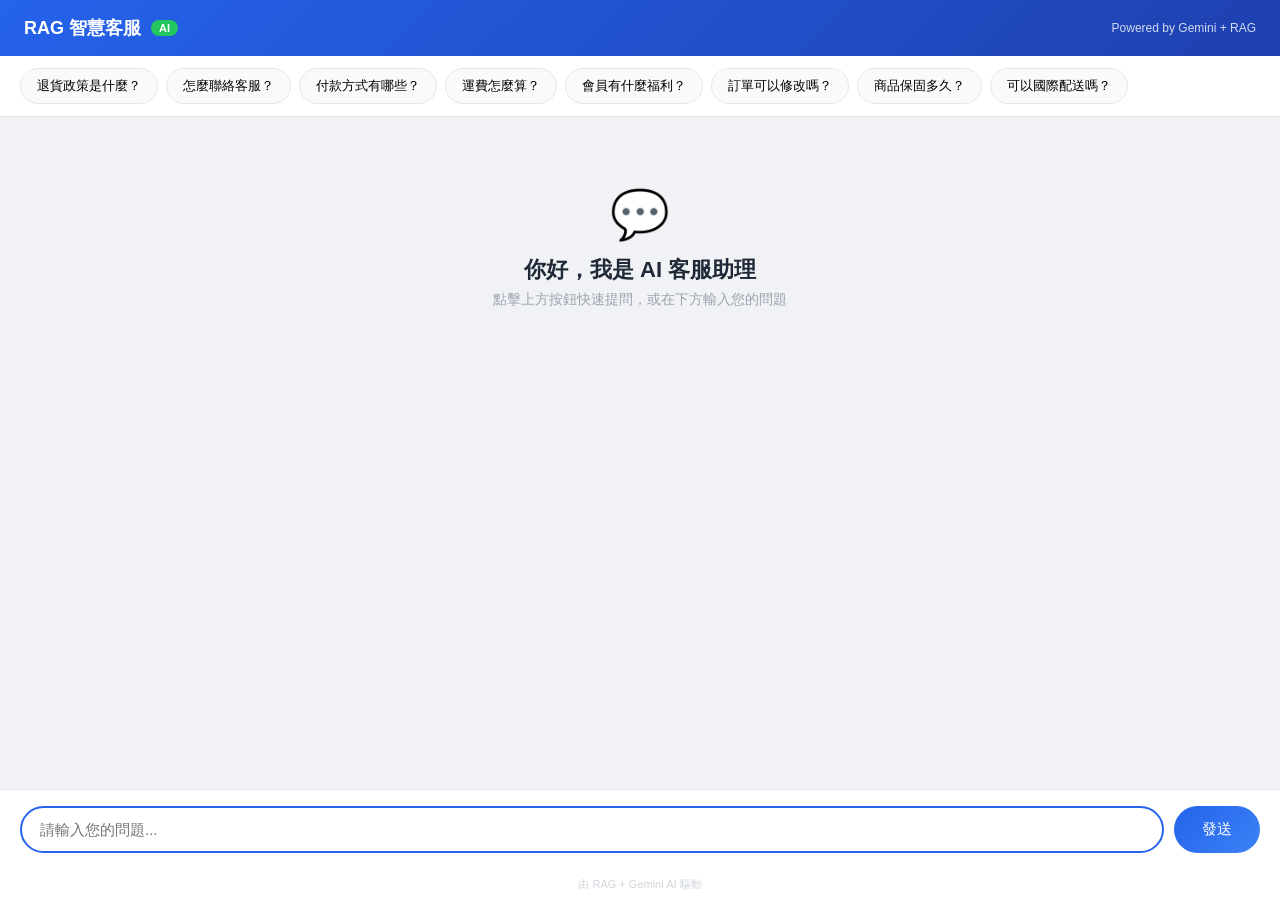
<file: project_b_rag_chatbot/templates/chat.html>
<!DOCTYPE html>
<html lang="zh-TW">
<head>
    <meta charset="UTF-8">
    <meta name="viewport" content="width=device-width, initial-scale=1.0">
    <title>RAG 智慧客服</title>
    <style>
        * { margin: 0; padding: 0; box-sizing: border-box; }
        body {
            font-family: -apple-system, BlinkMacSystemFont, "Segoe UI", "Microsoft JhengHei", sans-serif;
            background: #f0f2f5;
            height: 100vh;
            display: flex;
            flex-direction: column;
        }
        .header {
            background: linear-gradient(135deg, #2563eb, #1e40af);
            color: white;
            padding: 16px 24px;
            font-size: 18px;
            font-weight: 600;
            display: flex;
            align-items: center;
            gap: 10px;
            box-shadow: 0 2px 8px rgba(0,0,0,0.15);
        }
        .header .badge {
            background: #22c55e;
            font-size: 11px;
            padding: 2px 8px;
            border-radius: 10px;
        }
        .header .subtitle {
            font-size: 12px;
            font-weight: 400;
            opacity: 0.8;
            margin-left: auto;
        }
        .quick-bar {
            padding: 12px 20px;
            background: white;
            border-bottom: 1px solid #e5e7eb;
            display: flex;
            gap: 8px;
            overflow-x: auto;
            flex-shrink: 0;
        }
        .quick-bar::-webkit-scrollbar { height: 0; }
        .chat-area {
            flex: 1;
            overflow-y: auto;
            padding: 20px;
            display: flex;
            flex-direction: column;
            gap: 16px;
        }
        .message {
            max-width: 80%;
            padding: 14px 18px;
            border-radius: 18px;
            line-height: 1.7;
            font-size: 15px;
            word-wrap: break-word;
            animation: fadeIn 0.3s ease;
        }
        @keyframes fadeIn {
            from { opacity: 0; transform: translateY(8px); }
            to { opacity: 1; transform: translateY(0); }
        }
        .message.bot {
            align-self: flex-start;
            background: white;
            border: 1px solid #e5e7eb;
            border-bottom-left-radius: 4px;
            box-shadow: 0 1px 3px rgba(0,0,0,0.06);
        }
        .message.user {
            align-self: flex-end;
            background: linear-gradient(135deg, #2563eb, #3b82f6);
            color: white;
            border-bottom-right-radius: 4px;
            box-shadow: 0 1px 3px rgba(37,99,235,0.3);
        }
        .message .ref-section {
            margin-top: 12px;
            padding-top: 10px;
            border-top: 1px solid #f3f4f6;
        }
        .message .ref-title {
            font-size: 12px;
            color: #9ca3af;
            margin-bottom: 6px;
        }
        .message .ref-item {
            font-size: 13px;
            color: #6b7280;
            padding: 6px 10px;
            margin-top: 4px;
            background: #f9fafb;
            border-radius: 8px;
            border-left: 3px solid #2563eb;
        }
        .typing {
            align-self: flex-start;
            color: #9ca3af;
            font-size: 14px;
            display: flex;
            align-items: center;
            gap: 4px;
        }
        .typing .dot {
            width: 6px; height: 6px;
            background: #9ca3af;
            border-radius: 50%;
            animation: bounce 1.4s infinite ease-in-out;
        }
        .typing .dot:nth-child(2) { animation-delay: 0.2s; }
        .typing .dot:nth-child(3) { animation-delay: 0.4s; }
        @keyframes bounce {
            0%, 80%, 100% { transform: scale(0); }
            40% { transform: scale(1); }
        }
        .welcome {
            text-align: center;
            padding: 50px 20px 30px;
        }
        .welcome .icon { font-size: 48px; margin-bottom: 12px; }
        .welcome h2 { font-size: 22px; color: #1f2937; margin-bottom: 6px; }
        .welcome p { font-size: 14px; color: #9ca3af; margin-bottom: 20px; }
        .quick-btns {
            display: flex;
            flex-wrap: wrap;
            gap: 8px;
            justify-content: center;
        }
        .quick-btn {
            padding: 8px 16px;
            background: #f9fafb;
            border: 1px solid #e5e7eb;
            border-radius: 20px;
            cursor: pointer;
            font-size: 13px;
            transition: all 0.2s;
            white-space: nowrap;
            flex-shrink: 0;
        }
        .quick-btn:hover {
            background: #2563eb;
            color: white;
            border-color: #2563eb;
            transform: translateY(-1px);
            box-shadow: 0 3px 8px rgba(37,99,235,0.3);
        }
        .input-area {
            padding: 16px 20px;
            background: white;
            border-top: 1px solid #e5e7eb;
            display: flex;
            gap: 10px;
        }
        .input-area input {
            flex: 1;
            padding: 13px 18px;
            border: 2px solid #e5e7eb;
            border-radius: 24px;
            font-size: 15px;
            outline: none;
            transition: border-color 0.2s;
        }
        .input-area input:focus { border-color: #2563eb; }
        .input-area button {
            padding: 13px 28px;
            background: linear-gradient(135deg, #2563eb, #3b82f6);
            color: white;
            border: none;
            border-radius: 24px;
            font-size: 15px;
            cursor: pointer;
            transition: all 0.2s;
            font-weight: 500;
        }
        .input-area button:hover {
            transform: translateY(-1px);
            box-shadow: 0 3px 8px rgba(37,99,235,0.3);
        }
        .input-area button:disabled { background: #d1d5db; cursor: not-allowed; transform: none; box-shadow: none; }
        .powered {
            text-align: center;
            padding: 8px;
            font-size: 11px;
            color: #d1d5db;
            background: white;
        }
    </style>
</head>
<body>
    <div class="header">
        RAG 智慧客服
        <span class="badge">AI</span>
        <span class="subtitle">Powered by Gemini + RAG</span>
    </div>

    <!-- 固定在上方的快速問題列 -->
    <div class="quick-bar">
        <div class="quick-btn" onclick="askQuick(this)">退貨政策是什麼？</div>
        <div class="quick-btn" onclick="askQuick(this)">怎麼聯絡客服？</div>
        <div class="quick-btn" onclick="askQuick(this)">付款方式有哪些？</div>
        <div class="quick-btn" onclick="askQuick(this)">運費怎麼算？</div>
        <div class="quick-btn" onclick="askQuick(this)">會員有什麼福利？</div>
        <div class="quick-btn" onclick="askQuick(this)">訂單可以修改嗎？</div>
        <div class="quick-btn" onclick="askQuick(this)">商品保固多久？</div>
        <div class="quick-btn" onclick="askQuick(this)">可以國際配送嗎？</div>
    </div>

    <div class="chat-area" id="chatArea">
        <div class="welcome" id="welcome">
            <div class="icon">💬</div>
            <h2>你好，我是 AI 客服助理</h2>
            <p>點擊上方按鈕快速提問，或在下方輸入您的問題</p>
        </div>
    </div>

    <div class="input-area">
        <input type="text" id="input" placeholder="請輸入您的問題..." onkeydown="if(event.key==='Enter')sendMessage()" autofocus>
        <button id="sendBtn" onclick="sendMessage()">發送</button>
    </div>
    <div class="powered">由 RAG + Gemini AI 驅動</div>

    <script>
        const chatArea = document.getElementById('chatArea');
        const input = document.getElementById('input');
        const sendBtn = document.getElementById('sendBtn');
        const welcome = document.getElementById('welcome');

        function askQuick(el) {
            input.value = el.textContent;
            sendMessage();
        }

        function addMessage(text, type, sources) {
            if (welcome) welcome.style.display = 'none';
            const div = document.createElement('div');
            div.className = `message ${type}`;

            let html = text.replace(/\n/g, '<br>');

            if (sources && sources.length > 0) {
                html += '<div class="ref-section">';
                html += '<div class="ref-title">參考資料</div>';
                sources.slice(0, 2).forEach((s, i) => {
                    const lines = s.content.split('\n');
                    const question = lines[0] || '';
                    html += `<div class="ref-item">${question}</div>`;
                });
                html += '</div>';
            }

            div.innerHTML = html;
            chatArea.appendChild(div);
            chatArea.scrollTop = chatArea.scrollHeight;
        }

        function showTyping() {
            const div = document.createElement('div');
            div.className = 'typing';
            div.id = 'typing';
            div.innerHTML = '<span class="dot"></span><span class="dot"></span><span class="dot"></span>&nbsp;AI 正在搜尋知識庫...';
            chatArea.appendChild(div);
            chatArea.scrollTop = chatArea.scrollHeight;
        }

        function hideTyping() {
            const el = document.getElementById('typing');
            if (el) el.remove();
        }

        async function sendMessage() {
            const text = input.value.trim();
            if (!text) return;

            addMessage(text, 'user');
            input.value = '';
            sendBtn.disabled = true;
            showTyping();

            try {
                const res = await fetch('/api/chat', {
                    method: 'POST',
                    headers: { 'Content-Type': 'application/json' },
                    body: JSON.stringify({ question: text }),
                });
                const data = await res.json();
                hideTyping();
                addMessage(data.answer, 'bot', data.sources);
            } catch (err) {
                hideTyping();
                addMessage('抱歉，系統暫時無法回應，請稍後再試。', 'bot');
            }

            sendBtn.disabled = false;
            input.focus();
        }
    </script>
</body>
</html>
</file>
<file: style.css>
/* ================================================================
   AI Construction Safety Portfolio — Apple-style Static Page
   ================================================================ */

/* ── Reset & Variables ── */
*, *::before, *::after { margin: 0; padding: 0; box-sizing: border-box; }

:root {
  --bg: #000;
  --bg-secondary: #0a0a0a;
  --surface: rgba(255,255,255,0.04);
  --surface-hover: rgba(255,255,255,0.07);
  --border: rgba(255,255,255,0.07);
  --border-hover: rgba(255,255,255,0.16);
  --text-1: rgba(255,255,255,0.92);
  --text-2: rgba(255,255,255,0.55);
  --text-3: rgba(255,255,255,0.3);
  --accent: #2997ff;
  --accent-hover: #0077ed;
  --green: #30d158;
  --orange: #ff9f0a;
  --red: #ff453a;
  --radius: 20px;
  --radius-sm: 12px;
  --font: "SF Pro Display", "SF Pro Text", -apple-system, BlinkMacSystemFont,
          "Helvetica Neue", "Segoe UI", "Microsoft JhengHei", sans-serif;
  --mono: "SF Mono", "Fira Code", "Cascadia Code", monospace;
}

html { scroll-behavior: smooth; }

body {
  font-family: var(--font);
  background: var(--bg);
  color: var(--text-1);
  min-height: 100vh;
  -webkit-font-smoothing: antialiased;
  text-rendering: optimizeLegibility;
  overflow-x: hidden;
}

.container { max-width: 1080px; margin: 0 auto; padding: 0 24px; }

/* ── Nav ── */
nav {
  position: fixed; top: 0; left: 0; right: 0; z-index: 100;
  background: rgba(0,0,0,0.72);
  backdrop-filter: saturate(180%) blur(20px);
  -webkit-backdrop-filter: saturate(180%) blur(20px);
  border-bottom: 1px solid rgba(255,255,255,0.06);
}
.nav-inner {
  max-width: 1080px; margin: 0 auto; padding: 0 24px;
  height: 52px; display: flex; align-items: center; justify-content: space-between;
}
.logo {
  font-size: 18px; font-weight: 600;
  letter-spacing: -0.3px; color: var(--text-1);
}
.nav-links { display: flex; gap: 28px; }
.nav-links a {
  font-size: 16px; color: var(--text-2); text-decoration: none;
  transition: color 0.2s; letter-spacing: 0.01em;
}
.nav-links a:hover { color: var(--text-1); }

.nav-right { display: flex; align-items: center; gap: 12px; }

.lang-toggle {
  padding: 4px 14px; border-radius: 980px; cursor: pointer;
  background: rgba(255,255,255,0.08); border: 1px solid rgba(255,255,255,0.12);
  color: var(--text-1); font-size: 16px; font-weight: 600;
  letter-spacing: 0.04em; transition: all 0.25s;
}
.lang-toggle:hover {
  background: rgba(255,255,255,0.14); border-color: rgba(255,255,255,0.25);
}

.nav-toggle {
  display: none; background: none; border: none; cursor: pointer;
  width: 28px; height: 20px; position: relative;
}
.nav-toggle span {
  display: block; width: 100%; height: 1.5px;
  background: var(--text-1); transition: all 0.3s;
  position: absolute; left: 0;
}
.nav-toggle span:first-child { top: 2px; }
.nav-toggle span:last-child { bottom: 2px; }
.nav-toggle.active span:first-child { top: 50%; transform: rotate(45deg); }
.nav-toggle.active span:last-child { bottom: 50%; transform: rotate(-45deg); }

@media (max-width: 640px) {
  .nav-toggle { display: block; }
  .nav-links {
    position: absolute; top: 52px; left: 0; right: 0;
    background: rgba(0,0,0,0.95);
    backdrop-filter: blur(20px);
    flex-direction: column; padding: 20px 24px; gap: 16px;
    border-bottom: 1px solid var(--border);
    display: none;
  }
  .nav-links.open { display: flex; }
  .nav-links a { font-size: 16px; }
}

/* ── Hero ── */
.hero {
  padding: 160px 24px 120px; text-align: center;
  position: relative; overflow: hidden;
}
.hero-glow {
  position: absolute; top: -200px; left: 50%; transform: translateX(-50%);
  width: 800px; height: 600px;
  background: radial-gradient(ellipse, rgba(41,151,255,0.1) 0%, transparent 70%);
  pointer-events: none;
}
.overline {
  font-size: 16px; font-weight: 500; color: var(--accent);
  letter-spacing: 0.04em; margin-bottom: 20px;
}
.hero h1 {
  font-size: clamp(42px, 7vw, 76px); font-weight: 700;
  letter-spacing: -0.035em; line-height: 1.06;
  margin-bottom: 24px;
  background: linear-gradient(180deg, #fff 30%, rgba(255,255,255,0.5) 100%);
  -webkit-background-clip: text; -webkit-text-fill-color: transparent;
}
.subtitle {
  font-size: clamp(14px, 2.2vw, 18px); color: var(--text-2);
  max-width: 620px; margin: 0 auto 44px; line-height: 1.6;
  font-weight: 400; letter-spacing: -0.01em;
}

/* ── Buttons ── */
.cta-row { display: flex; gap: 14px; justify-content: center; flex-wrap: wrap; }

.btn-filled {
  display: inline-flex; align-items: center; gap: 6px;
  padding: 14px 30px; border-radius: 980px; border: none; cursor: pointer;
  background: var(--accent); color: #fff;
  font-size: 18px; font-weight: 500; text-decoration: none;
  transition: all 0.25s; letter-spacing: -0.01em;
}
.btn-filled:hover { background: var(--accent-hover); transform: scale(1.03); }

.btn-ghost {
  display: inline-flex; align-items: center; gap: 6px;
  padding: 14px 30px; border-radius: 980px; cursor: pointer;
  background: transparent; border: 1.5px solid rgba(255,255,255,0.18);
  color: var(--text-1); font-size: 18px; font-weight: 500;
  text-decoration: none; transition: all 0.25s; letter-spacing: -0.01em;
}
.btn-ghost:hover {
  border-color: rgba(255,255,255,0.45);
  background: rgba(255,255,255,0.04);
}

/* ── Section ── */
.section { padding: 120px 0; }
.section-dark { background: var(--bg-secondary); }

.section-label {
  font-size: 16px; font-weight: 600; color: var(--accent);
  letter-spacing: 0.06em; text-transform: uppercase; margin-bottom: 10px;
}
.section-title {
  font-size: clamp(32px, 4.5vw, 52px); font-weight: 700;
  letter-spacing: -0.03em; line-height: 1.1; margin-bottom: 16px;
}
.section-sub {
  font-size: 14px; color: var(--text-2); max-width: 540px;
  line-height: 1.6; margin-bottom: 60px;
}

/* ── Featured Card ── */
.featured-card {
  border-radius: var(--radius); position: relative; overflow: hidden;
  background: linear-gradient(165deg, #060e1a 0%, #0c1e3a 50%, #060e1a 100%);
  border: 1px solid rgba(41,151,255,0.12);
  padding: 60px 52px; transition: border-color 0.4s;
}
.featured-card:hover { border-color: rgba(41,151,255,0.3); }
.featured-glow {
  position: absolute; top: -1px; left: 50%; transform: translateX(-50%);
  width: 300px; height: 1px;
  background: linear-gradient(90deg, transparent, var(--accent), transparent);
}
.badge {
  display: inline-block; padding: 5px 16px; border-radius: 980px;
  background: rgba(41,151,255,0.1); color: var(--accent);
  font-size: 16px; font-weight: 600; letter-spacing: 0.06em;
  text-transform: uppercase; margin-bottom: 28px;
}
.featured-card h3 {
  font-size: clamp(24px, 3.5vw, 34px); font-weight: 700;
  letter-spacing: -0.02em; margin-bottom: 8px; line-height: 1.25;
}
.title-zh {
  display: block; font-size: 16px; font-weight: 500;
  color: var(--text-3); margin-bottom: 6px; letter-spacing: 0.02em;
}
.featured-card .desc {
  font-size: 14px; color: var(--text-2); line-height: 1.7;
  max-width: 600px; margin: 20px 0 36px;
}

/* Pipeline */
.pipeline {
  display: flex; align-items: center; gap: 6px; flex-wrap: wrap;
  margin-bottom: 36px;
}
.pipe-step { display: flex; flex-direction: column; align-items: center; gap: 8px; }
.pipe-icon {
  width: 52px; height: 52px; border-radius: 14px;
  background: rgba(255,255,255,0.05); border: 1px solid rgba(255,255,255,0.08);
  display: flex; align-items: center; justify-content: center;
  color: var(--accent); transition: all 0.3s;
}
.pipe-step:hover .pipe-icon {
  background: rgba(41,151,255,0.1); border-color: rgba(41,151,255,0.3);
}
.pipe-label {
  font-size: 14px; font-weight: 500; color: var(--text-2);
  text-align: center; line-height: 1.4;
}
.pipe-connector { color: var(--text-3); padding: 0 4px; margin-bottom: 20px; }

@media (max-width: 640px) {
  .pipeline { gap: 2px; }
  .pipe-connector { display: none; }
  .pipe-step { flex: 1; min-width: 70px; }
}

/* Feature Grid */
.feature-grid {
  display: grid; grid-template-columns: repeat(3, 1fr);
  gap: 16px; margin-bottom: 36px;
}
.feature-item {
  padding: 20px; border-radius: var(--radius-sm);
  background: rgba(255,255,255,0.03); border: 1px solid rgba(255,255,255,0.06);
}
.feature-num {
  font-size: 28px; font-weight: 800; color: var(--accent);
  letter-spacing: -0.03em; margin-bottom: 6px;
}
.feature-text { font-size: 14px; color: var(--text-2); line-height: 1.5; }

@media (max-width: 640px) {
  .feature-grid { grid-template-columns: 1fr; }
  .featured-card { padding: 36px 24px; }
}

/* Tags */
.tags { display: flex; gap: 8px; flex-wrap: wrap; margin-bottom: 8px; }
.tag {
  padding: 5px 14px; border-radius: 980px; font-size: 14px; font-weight: 500;
  background: rgba(255,255,255,0.05); color: var(--text-2);
  letter-spacing: 0.01em; transition: all 0.2s;
}
.tag:hover { background: rgba(255,255,255,0.1); color: var(--text-1); }

.featured-actions { margin-top: 36px; display: flex; gap: 12px; flex-wrap: wrap; }

/* ── Architecture ── */
.arch-diagram {
  display: flex; flex-direction: column; align-items: center; gap: 0;
}
.arch-arrow-down { line-height: 0; }
.arch-row {
  display: flex; align-items: center; justify-content: center;
  gap: 12px; flex-wrap: wrap;
}
.arch-row-3 { gap: 8px; }
.arch-row-2 { gap: 12px; }

.arch-box {
  background: var(--surface); border: 1px solid var(--border);
  border-radius: var(--radius-sm); padding: 20px 24px;
  min-width: 160px; text-align: center; transition: all 0.3s;
}
.arch-box:hover { border-color: var(--border-hover); background: var(--surface-hover); }
.arch-box-label {
  font-size: 16px; font-weight: 600; color: var(--accent);
  text-transform: uppercase; letter-spacing: 0.08em; margin-bottom: 6px;
}
.arch-box-title { font-size: 18px; font-weight: 600; letter-spacing: -0.01em; }
.arch-box-desc { font-size: 14px; color: var(--text-3); margin-top: 6px; line-height: 1.5; }
.arch-input { border-color: rgba(41,151,255,0.2); }
.arch-wide { min-width: 100%; max-width: 700px; }
.arch-connect { color: var(--text-3); font-size: 18px; }

.arch-flow-inner {
  display: flex; align-items: center; justify-content: center;
  gap: 8px; flex-wrap: wrap; margin-top: 12px;
  font-size: 14px; font-family: var(--mono); color: var(--text-2);
}
.arch-flow-arrow { color: var(--text-3); }
.retry-badge {
  display: inline-block; padding: 1px 8px; border-radius: 6px;
  background: rgba(255,159,10,0.12); color: var(--orange);
  font-size: 14px; font-weight: 600; margin-left: 4px;
}
.arch-branch { display: flex; flex-direction: column; gap: 4px; text-align: left; }
.branch-high {
  padding: 3px 10px; border-radius: 6px;
  background: rgba(255,69,58,0.1); color: var(--red); font-size: 14px;
}
.branch-low {
  padding: 3px 10px; border-radius: 6px;
  background: rgba(48,209,88,0.1); color: var(--green); font-size: 14px;
}

@media (max-width: 640px) {
  .arch-connect { display: none; }
  .arch-row { flex-direction: column; }
  .arch-row-3, .arch-row-2 { gap: 8px; }
  .arch-box { min-width: 100%; }
}

/* ── API Table ── */
.api-table {
  border: 1px solid var(--border); border-radius: var(--radius);
  overflow: hidden;
}
.api-row {
  display: grid; grid-template-columns: 90px 160px 1fr;
  align-items: center; padding: 14px 24px;
  border-bottom: 1px solid var(--border);
  font-size: 14px; transition: background 0.2s;
}
.api-row:last-child { border-bottom: none; }
.api-row:not(.api-header):hover { background: var(--surface); }
.api-header {
  background: rgba(255,255,255,0.02);
  font-size: 16px; font-weight: 600; color: var(--text-3);
  text-transform: uppercase; letter-spacing: 0.06em;
}
.api-path { font-family: var(--mono); color: var(--text-1); font-size: 14px; }
.api-desc { color: var(--text-2); }
.method-badge {
  display: inline-block; padding: 2px 10px; border-radius: 6px;
  font-size: 14px; font-weight: 700; font-family: var(--mono);
  letter-spacing: 0.04em;
}
.method-badge.get { background: rgba(48,209,88,0.12); color: var(--green); }
.method-badge.post { background: rgba(41,151,255,0.12); color: var(--accent); }

@media (max-width: 640px) {
  .api-row { grid-template-columns: 70px 1fr; gap: 4px; }
  .api-desc { grid-column: 1 / -1; font-size: 14px; margin-top: 2px; }
}

/* ── Project Cards ── */
.projects-grid {
  display: grid; grid-template-columns: repeat(3, 1fr); gap: 16px;
}
@media (max-width: 860px) { .projects-grid { grid-template-columns: 1fr; } }

.project-card {
  background: var(--surface); border: 1px solid var(--border);
  border-radius: var(--radius); padding: 36px 32px;
  text-decoration: none; color: var(--text-1);
  display: flex; flex-direction: column;
  transition: all 0.35s cubic-bezier(.25,.46,.45,.94);
  position: relative; overflow: hidden;
}
.project-card:hover {
  background: var(--surface-hover); border-color: var(--border-hover);
  transform: translateY(-4px);
}
.card-num {
  font-size: 52px; font-weight: 800; line-height: 1;
  background: linear-gradient(180deg, rgba(255,255,255,0.08), rgba(255,255,255,0.02));
  -webkit-background-clip: text; -webkit-text-fill-color: transparent;
  margin-bottom: 20px; letter-spacing: -0.04em;
}
.project-card h3 {
  font-size: 24px; font-weight: 600;
  letter-spacing: -0.015em; margin-bottom: 12px;
}
.project-card .desc {
  font-size: 14px; color: var(--text-2);
  line-height: 1.65; margin-bottom: 20px; flex: 1;
}
.card-footer {
  padding-top: 16px; border-top: 1px solid var(--border);
}
.card-links { display: flex; gap: 8px; }
.card-link {
  display: inline-flex; align-items: center; gap: 4px;
  padding: 6px 16px; border-radius: 980px;
  font-size: 16px; font-weight: 500; text-decoration: none;
  transition: all 0.25s; letter-spacing: -0.01em;
}
.card-link:first-child {
  background: var(--accent); color: #fff;
}
.card-link:first-child:hover { background: var(--accent-hover); }
.card-link:last-child {
  background: rgba(255,255,255,0.06); color: var(--text-2);
  border: 1px solid rgba(255,255,255,0.1);
}
.card-link:last-child:hover {
  background: rgba(255,255,255,0.1); color: var(--text-1);
  border-color: rgba(255,255,255,0.2);
}

/* ── Tech Strip ── */
.tech-strip {
  padding: 64px 0; text-align: center;
  border-top: 1px solid var(--border);
  border-bottom: 1px solid var(--border);
}
.strip-label {
  font-size: 16px; font-weight: 600; color: var(--text-3);
  letter-spacing: 0.1em; text-transform: uppercase; margin-bottom: 28px;
}
.tech-list {
  display: flex; gap: 36px; justify-content: center; flex-wrap: wrap;
}
.tech-list span {
  font-size: 14px; font-weight: 500; color: var(--text-2);
  letter-spacing: -0.01em; transition: color 0.2s; cursor: default;
}
.tech-list span:hover { color: var(--text-1); }

/* ── Footer ── */
footer { padding: 52px 0; text-align: center; }
footer p { font-size: 14px; color: var(--text-3); }
footer a {
  color: var(--text-2); text-decoration: none; transition: color 0.2s;
}
footer a:hover { color: var(--accent); }

/* ── Animations ── */
@keyframes fadeUp {
  from { opacity: 0; transform: translateY(28px); }
  to   { opacity: 1; transform: translateY(0); }
}
.hero, .featured-card, .section-label, .section-title, .section-sub {
  animation: fadeUp 0.8s ease-out both;
}
.project-card { animation: fadeUp 0.7s ease-out both; }
.project-card:nth-child(2) { animation-delay: 0.08s; }
.project-card:nth-child(3) { animation-delay: 0.16s; }
</file>
